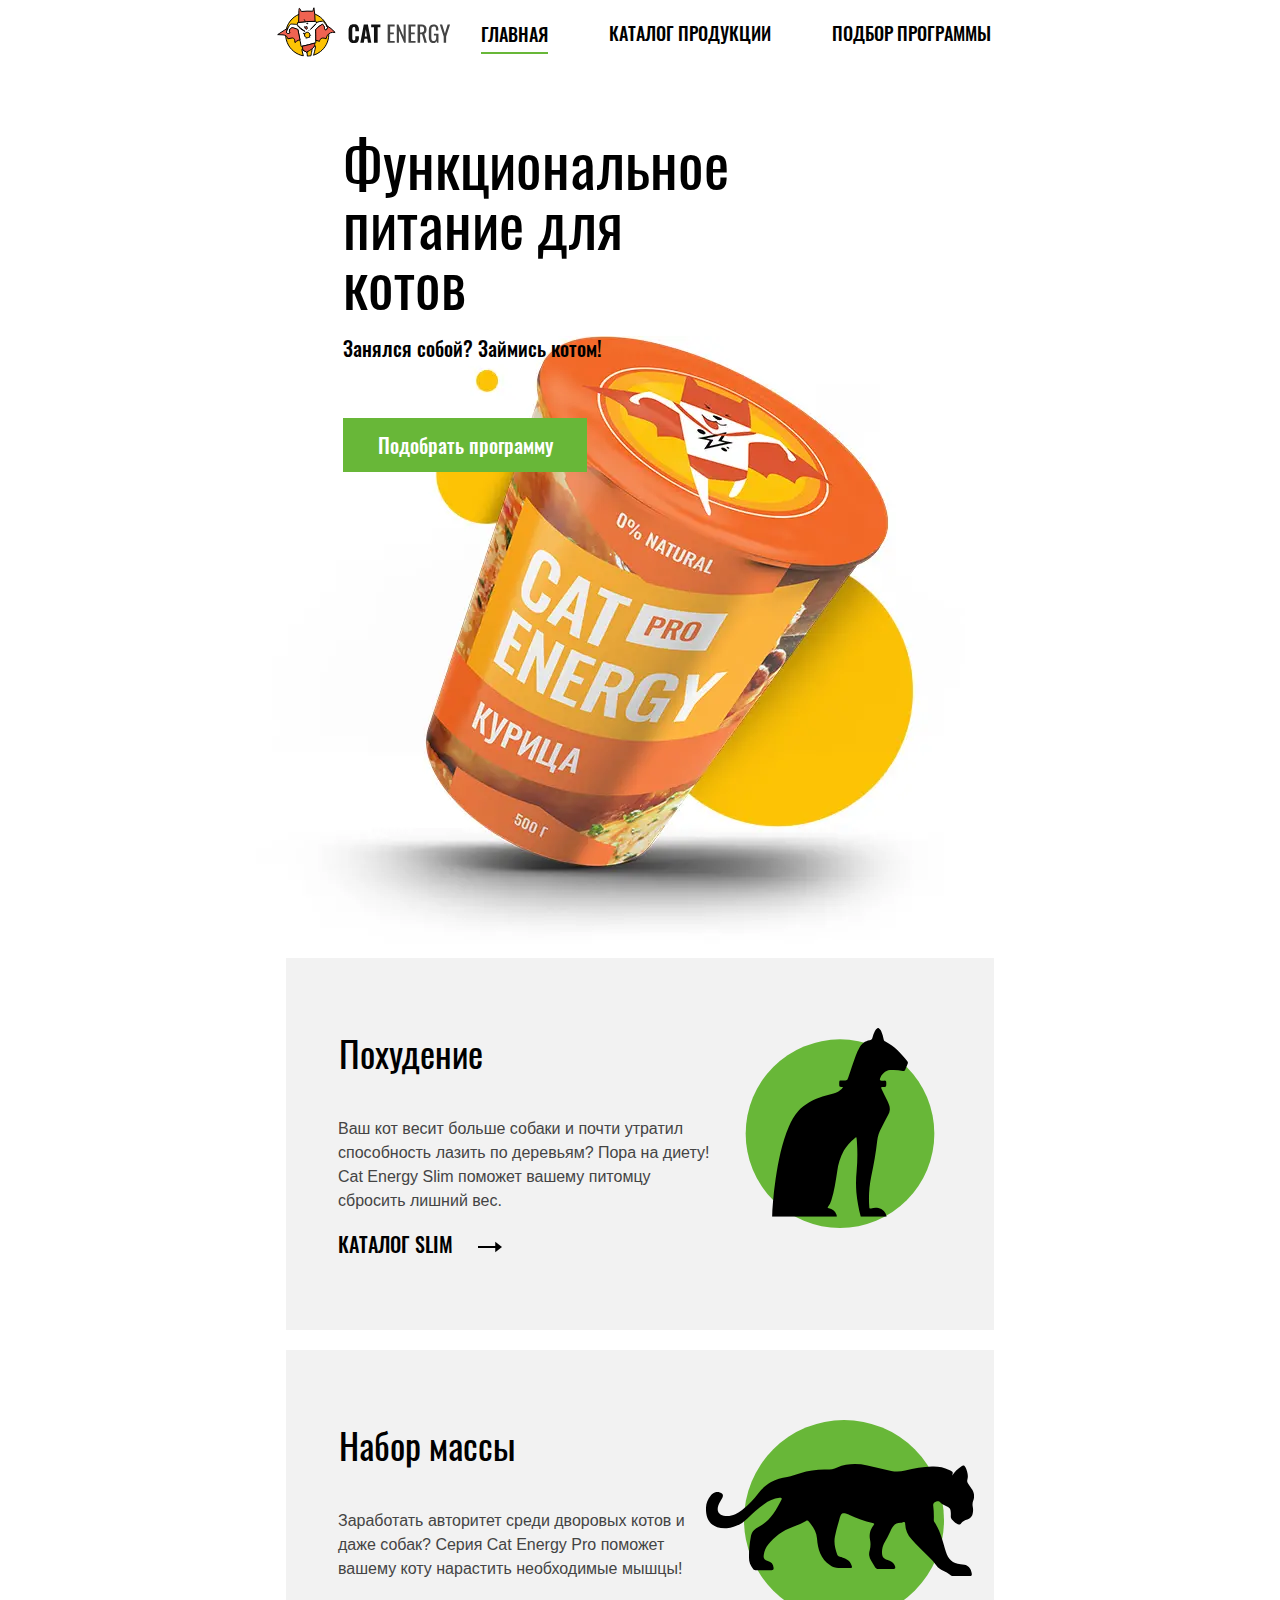
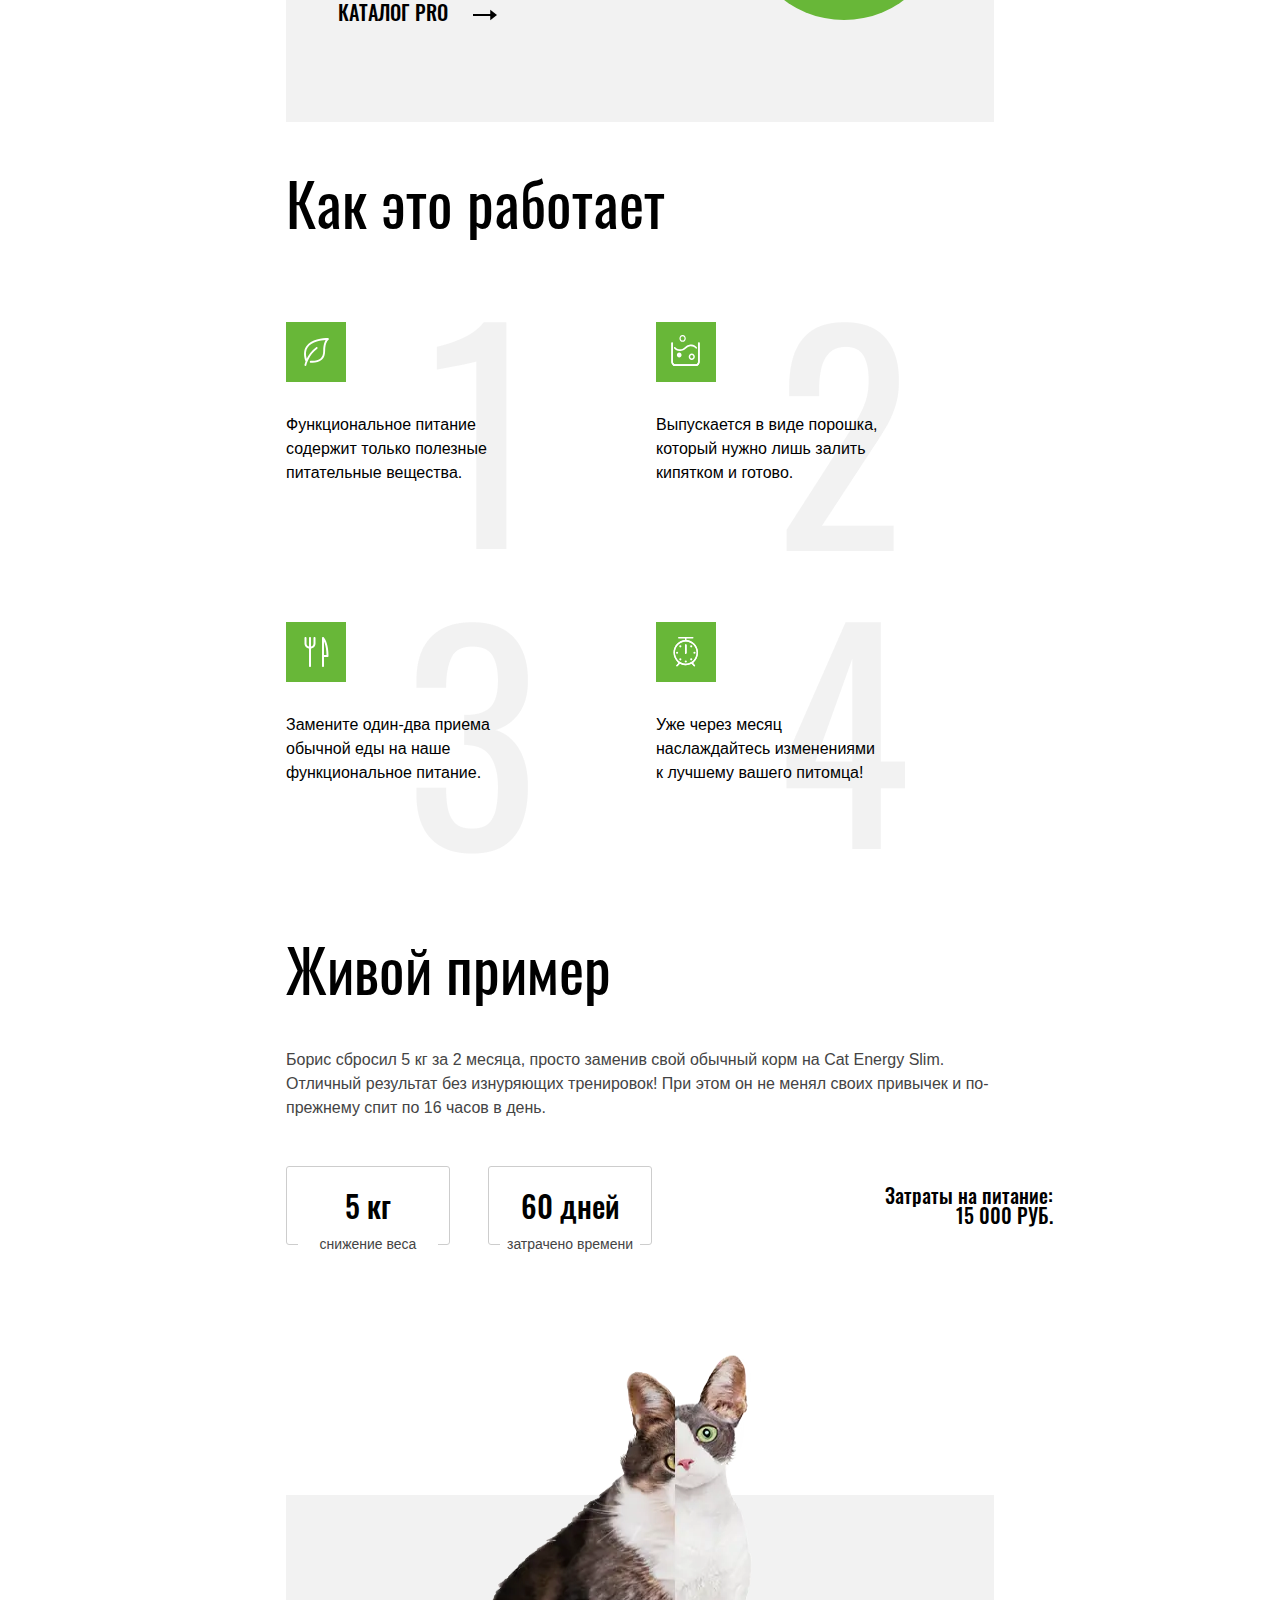
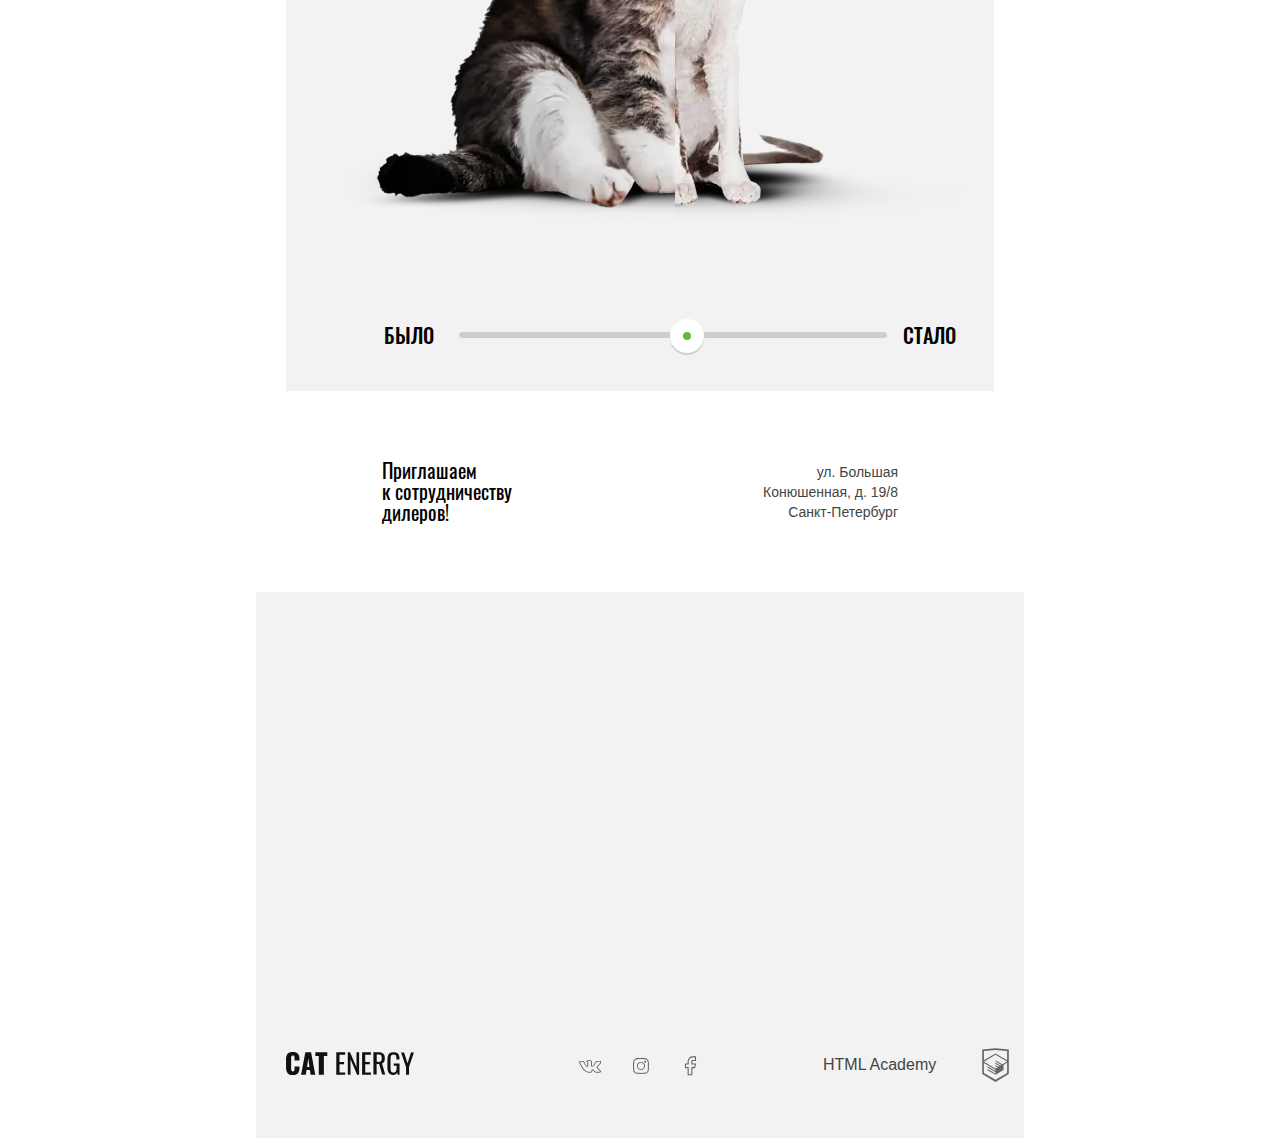
<file: index.html>
<!DOCTYPE html><html class="page" lang="ru"><head><meta charset="utf-8"><meta name="viewport" content="width=device-width,initial-scale=1"><link type="text/css" rel="stylesheet" href="css/style.min.css"><title>CAT ENERGY - Главная</title><link rel="icon" href="img/favicon.ico"></head><body class="page__body"><header class="page-header"><div class="page-header__wrapper page-header__index"><div class="page-header__logo"><a href="#"><picture><source media="(min-width: 1440px)" srcset="img/logotype/logo-desktop.svg"><source media="(min-width: 768px)" srcset="img/logotype/logo-tablet.svg"><img class="page-header__logo1" src="img/logotype/logo-mobile1.svg" alt="Логотип Кот"></picture><img class="page-header__logo2" src="img/logotype/logo-mobile.svg" width="101" height="18" alt="Логотип CAT ENERGY"></a></div><nav class="main-nav main-nav--closed main-nav--nojs"><button class="main-nav__toggle" type="button"><span class="visually-hidden">Открыть меню</span></button><div class="main-nav__wrapper"><ul class="main-nav__list"><li class="main-nav__item main-nav__index"><a class="main-nav__active main-nav__active1" href="#">ГЛАВНАЯ</a></li><li class="main-nav__item main-nav__index"><a href="catalog.html">КАТАЛОГ ПРОДУКЦИИ</a></li><li class="main-nav__item main-nav__index"><a href="form.html">ПОДБОР ПРОГРАММЫ</a></li></ul></div></nav></div></header><main class="page-main"><section class="presentation"><div class="presentation__wrapper"><div class="presentation__desc"><h1 class="presentation_title">Функциональное питание для котов</h1><p class="presentation_text">Занялся собой? Займись котом!</p><a href="form.html" class="presentation_link">Подобрать программу</a></div><picture><source type="image/webp" media="(min-width: 1440px)" srcset="img/index-desktop1.webp, img/index-desktop1@2x.webp 2x"><source type="image/webp" media="(min-width: 768px)" srcset="img/index-tablet1.webp, img/index-tablet1@2x.webp 2x"><source type="image/webp" srcset="img/index-mobile1.webp, img/index-mobile1@2x.webp 2x"><source media="(min-width: 1440px)" srcset="img/index-desktop1.png, img/index-desktop1@2x.png 2x"><source media="(min-width: 768px)" srcset="img/index-tablet1.png, img/index-tablet1@2x.png 2x"><img class="presentation_img" src="img/index-mobile1.png" srcset="img/index-mobile1@2x.png 2x" width="280" height="270" alt="Пример продукции магазина"></picture></div></section><section class="desire"><div class="desire__wrapper"><h3 class="visually-hidden">Как вы хотите чтобы ваш кот виглядел после программы?</h3><div class="desire__content desire__slimming"><div class="desire__header"><img class="desire__img" src="img/cat-thin.svg" width="50" height="50" alt="Кот худой"><h2 class="desire__title">Похудение</h2></div><p class="desire__text">Ваш кот весит больше собаки и почти утратил способность лазить по деревьям? Пора на диету! Cat Energy Slim поможет вашему питомцу сбросить лишний вес.</p><a class="desire__link" href="catalog.html">КАТАЛОГ SLIM <svg class="desire__arrow" width="24" height="12" viewBox="0 0 24 12" fill="none" xmlns="http://www.w3.org/2000/svg"><line y1="6" x2="18" y2="6" stroke="black" stroke-width="2"/><path d="M24 6L17.25 11.1962L17.25 0.803848L24 6Z" fill="black"/></svg></a></div><div class="desire__content desire__weight-gain"><div class="desire__header"><img class="desire__img" src="img/cat-powerful.svg" width="67" height="50" alt="Кот сильный"><h2 class="desire__title">Набор массы</h2></div><p class="desire__text">Заработать авторитет среди дворовых котов и даже собак? Серия Cat Energy Pro поможет вашему коту нарастить необходимые мышцы!</p><a class="desire__link" href="catalog.html">КАТАЛОГ PRO <svg class="desire__arrow" width="24" height="12" viewBox="0 0 24 12" fill="none" xmlns="http://www.w3.org/2000/svg"><line y1="6" x2="18" y2="6" stroke="black" stroke-width="2"/><path d="M24 6L17.25 11.1962L17.25 0.803848L24 6Z" fill="black"/></svg></a></div></div></section><section class="operation"><div class="operation__wrapper"><h2 class="operation__title">Как это работает</h2><ul class="operation__list"><li class="operation__item"><img class="operation__img" src="img/img-1.svg" alt=""><p class="operation__text">Функциональное питание<br>содержит только полезные<br>питательные вещества.</p></li><li class="operation__item"><img class="operation__img" src="img/img-2.svg" alt=""><p class="operation__text">Выпускается в виде порошка,<br>который нужно лишь залить<br>кипятком и готово.</p></li><li class="operation__item"><img class="operation__img" src="img/img-3.svg" alt=""><p class="operation__text">Замените один-два приема<br>обычной еды на наше<br>функциональное питание.</p></li><li class="operation__item"><img class="operation__img" src="img/img-4.svg" alt=""><p class="operation__text">Уже через месяц<br>наслаждайтесь изменениями<br>к лучшему вашего питомца!</p></li></ul></div></section><section class="example"><div class="example__wrapper"><h2 class="example__title">Живой пример</h2><div class="example__information"><p class="example__text">Борис сбросил 5 кг за 2 месяца, просто заменив свой обычный корм на Cat Energy Slim. Отличный результат без изнуряющих тренировок! При этом он не менял своих привычек и по-прежнему спит по 16 часов в день.</p><div class="example__block"><div><p class="example__content">5 кг</p><p class="example__text2">снижение веса</p></div><div><p class="example__content">60 дней</p><p class="example__text2">затрачено времени</p></div></div><div class="example__cost"><span>Затраты на питание:</span> <span>15 000 РУБ.</span></div></div><div class="example__img slider"><picture><source type="image/webp" media="(min-width: 1440px)" srcset="img/image_cat_desktop.webp, img/image_cat_desktop@2x.webp 2x"><source type="image/webp" media="(min-width: 768px)" srcset="img/image_cat_tablet.webp, img/image_cat_tablet@2x.webp 2x"><source type="image/webp" srcset="img/before-mobile.webp, img/before-mobile@2x.webp 2x"><source media="(min-width: 1440px)" srcset="img/image_cat_desktop.png, img/image_cat_desktop@2x.png 2x"><source media="(min-width: 768px)" srcset="img/image_cat_tablet.png, img/image_cat_tablet@2x.png 2x"><img class="slider__before" src="img/before-mobile.png" srcset="img/before-mobile@2x.png 2x" alt="Фото до курса"></picture><div class="slider__bar"><span>БЫЛО</span> <span class="slider__toggle"></span> <span>СТАЛО</span></div></div></div></section></main><footer class="page-footer"><div class="page-footer__wrapper"><div class="page-footer__cooperate cooperate"><h3 class="cooperate__title">Приглашаем<br>к сотрудничеству<br>дилеров!</h3><p class="cooperate__text">ул. Большая<br>Конюшенная, д. 19/8<br>Санкт-Петербург</p></div><div class="page-footer__map map"><iframe class="map-iframe" src="https://www.google.com/maps/embed?pb=!1m18!1m12!1m3!1d1999.4937287999005!2d30.32103171824072!3d59.92394917554703!2m3!1f0!2f0!3f0!3m2!1i1024!2i768!4f13.1!3m3!1m2!1s0x4696310fca145cc1%3A0x42b32648d8238007!2z0JHQvtC70YzRiNCw0Y8g0JrQvtC90Y7RiNC10L3QvdCw0Y8g0YPQuy4sIDE5LzgsINCh0LDQvdC60YIt0J_QtdGC0LXRgNCx0YPRgNCzLCDQoNC-0YHRgdC40Y8sIDE5MTE4Ng!5e0!3m2!1sru!2sua!4v1616713801522!5m2!1sru!2sua" style="border: 0;" allowfullscreen="" loading="lazy"></iframe></div><div class="page-footer-tablet"><div class="page-footer__logo"><a class="page-footer__logo-link" href="#"><img src="img/logotype/logo-mobile.svg" width="128" height="24" alt="Логотип CAT ENERGY"></a></div><div class="page-footer__social social"><h3 class="social__title visually-hidden">Давайте дружить!</h3><ul class="social__list"><li class="social__item"><span class="visually-hidden">Мы в Контакте</span> <a class="social__link social__link--vkontakte" href="#"><svg class="social-icon" width="23" height="16" viewBox="0 0 23 16" fill="none" xmlns="http://www.w3.org/2000/svg"><path d="M0.0700912 3.99266C0.0700912 3.37082 0.493211 3.03552 1.33945 2.98675L4.60039 3.00503C4.81925 3.00503 4.96515 3.09648 5.03811 3.27938C5.37368 4.19385 5.74938 4.98334 6.16521 5.64785C6.58103 6.31237 7.12453 7.07747 7.79568 7.94317C7.85404 8.05291 7.94888 8.10778 8.08019 8.10778C8.18233 8.10778 8.26257 8.0651 8.32093 7.97975L8.38659 7.77857L8.40848 4.6145C8.40848 4.39503 8.34647 4.24871 8.22245 4.17556C8.09843 4.1024 7.86863 4.04753 7.53305 4.01095C7.27043 3.97437 7.13912 3.84025 7.13912 3.60859C7.13912 3.55981 7.14641 3.52323 7.161 3.49885C7.4674 2.70631 8.34282 2.31004 9.78726 2.31004L11.0129 2.29175C11.5673 2.29175 12.0269 2.40758 12.3916 2.63925C12.7564 2.87091 12.9388 3.2367 12.9388 3.73661V7.88831C13.0409 7.94927 13.1357 7.97975 13.2233 7.97975C13.4421 7.97975 13.6318 7.87002 13.7923 7.65054C15.3973 5.77283 16.2654 4.51696 16.3967 3.88293C16.3967 3.87073 16.4113 3.84025 16.4405 3.79148C16.5426 3.60859 16.7104 3.45008 16.9438 3.31595C17.1773 3.18183 17.3815 3.09039 17.5566 3.04161C17.615 3.01723 17.6806 3.00503 17.7536 3.00503H21.1459L21.3647 3.02332C21.6565 3.02332 21.8827 3.13916 22.0432 3.37082C22.1015 3.44398 22.1416 3.52323 22.1635 3.60859C22.1854 3.69394 22.2 3.77929 22.2073 3.86464C22.2146 3.94999 22.2182 3.99876 22.2182 4.01095V4.13898C22.1161 4.63889 21.8571 5.17233 21.4413 5.7393C21.0255 6.30627 20.4966 6.91897 19.8546 7.57739C19.2126 8.2358 18.8114 8.66865 18.6509 8.87593C18.5196 9.02225 18.4539 9.15637 18.4539 9.2783C18.4539 9.37584 18.5123 9.48558 18.629 9.60751L21.8243 12.9728C21.9994 13.1678 22.0869 13.3812 22.0869 13.6129C22.0869 13.8933 21.9556 14.125 21.693 14.3079C21.4304 14.4908 21.1167 14.5944 20.7519 14.6188L20.3799 14.6371H17.0533C17.0387 14.6371 17.0095 14.6401 16.9657 14.6462C16.9219 14.6523 16.8928 14.6554 16.8782 14.6554C16.5572 14.6554 16.2581 14.5396 15.9809 14.3079C15.8787 14.2103 15.193 13.491 13.9236 12.1497C13.8507 12.0644 13.7485 11.9851 13.6172 11.912C13.5589 12.1071 13.4823 12.3875 13.3874 12.7533C13.2926 13.1191 13.2233 13.3812 13.1795 13.5397L13.1139 13.8507C12.968 14.2774 12.6616 14.5335 12.1947 14.6188L11.8883 14.6371H9.74349C8.53249 14.6371 7.32514 14.1738 6.12144 13.2471C4.91773 12.3204 3.8344 11.1225 2.87144 9.65323C1.90848 8.18398 1.01117 6.47392 0.179519 4.52306C0.106567 4.36455 0.0700912 4.18775 0.0700912 3.99266ZM13.2233 8.72962C12.9169 8.72962 12.6397 8.65951 12.3916 8.51929C12.1436 8.37907 12.0196 8.18703 12.0196 7.94317V3.73661C12.0196 3.49275 11.9466 3.319 11.8007 3.21536C11.6548 3.11172 11.3995 3.0599 11.0347 3.0599L9.78726 3.09648C9.15988 3.09648 8.68569 3.18793 8.3647 3.37082C9.00668 3.62687 9.32767 4.04143 9.32767 4.6145V7.83344C9.29849 8.13826 9.15258 8.39126 8.88996 8.59245C8.62733 8.79363 8.33552 8.89422 8.01454 8.89422C7.57683 8.89422 7.24125 8.71742 7.0078 8.36383C5.86975 6.92506 5.02351 5.55945 4.46908 4.267L4.27211 3.79148L1.36134 3.77319C1.17166 3.77319 1.06588 3.78233 1.044 3.80062C1.02211 3.81891 1.01117 3.87073 1.01117 3.95608C1.01117 4.06582 1.02576 4.18165 1.05494 4.30358L1.51454 5.32779C2.74013 7.97366 4.07149 10.0586 5.50864 11.5828C6.94579 13.1069 8.35741 13.8689 9.74349 13.8689H11.932C12.0196 13.8689 12.0852 13.8476 12.129 13.8049C12.1728 13.7623 12.2093 13.6799 12.2384 13.558L12.2822 13.3751L12.698 11.7657C12.8148 11.5462 12.9169 11.3999 13.0044 11.3267C13.1649 11.1926 13.3546 11.1255 13.5735 11.1255C13.9236 11.1255 14.2811 11.3023 14.6458 11.6559L16.5061 13.6312C16.6228 13.7897 16.7469 13.8689 16.8782 13.8689H20.4893C20.927 13.8689 21.1459 13.7775 21.1459 13.5946C21.1459 13.5336 21.124 13.4727 21.0802 13.4117L17.9068 10.1013C17.6588 9.84527 17.5347 9.57093 17.5347 9.2783C17.5347 8.98567 17.6515 8.70523 17.8849 8.43699C18.0746 8.19313 18.443 7.78771 18.9901 7.22074C19.5373 6.65377 20.0151 6.12338 20.4236 5.62956C20.8322 5.13575 21.1021 4.68766 21.2334 4.28529L21.299 4.04753C21.2845 4.02314 21.2772 3.98352 21.2772 3.92865C21.2772 3.87378 21.2699 3.82806 21.2553 3.79148H17.8193C17.6004 3.86464 17.4253 3.97437 17.294 4.12069L17.1627 4.46819C16.7979 5.3095 15.8423 6.60805 14.2957 8.36383C13.9893 8.60769 13.6318 8.72962 13.2233 8.72962Z" fill="#666666"/></svg></a></li><li class="social__item"><span class="visually-hidden">Мы в Инстаграме</span> <a class="social__link social__link--instagram" href="#" target="_top"><svg class="social-icon" width="16" height="16" viewBox="0 0 16 16" fill="none" xmlns="http://www.w3.org/2000/svg"><path d="M7.98438 0.0625C9.31771 0.0625 10.4062 0.078125 11.25 0.109375C11.9688 0.140625 12.6094 0.265625 13.1719 0.484375C13.7135 0.692708 14.1823 0.994792 14.5781 1.39062C14.974 1.78646 15.276 2.25521 15.4844 2.79687C15.7031 3.35937 15.8281 4 15.8594 4.71875C15.8906 5.5625 15.9062 6.65104 15.9062 7.98437C15.9062 9.31771 15.8906 10.4062 15.8594 11.25C15.8281 11.9687 15.7031 12.6094 15.4844 13.1719C15.276 13.7135 14.974 14.1823 14.5781 14.5781C14.1823 14.974 13.7135 15.276 13.1719 15.4844C12.6094 15.7031 11.9688 15.8281 11.25 15.8594C10.4062 15.8906 9.31771 15.9062 7.98438 15.9062C6.65104 15.9062 5.5625 15.8906 4.71875 15.8594C4 15.8281 3.35938 15.7031 2.79688 15.4844C2.25521 15.276 1.78646 14.974 1.39062 14.5781C0.994792 14.1823 0.692708 13.7135 0.484375 13.1719C0.265625 12.6094 0.140625 11.9687 0.109375 11.25C0.078125 10.4062 0.0625 9.31771 0.0625 7.98437C0.0625 6.65104 0.078125 5.5625 0.109375 4.71875C0.140625 4 0.265625 3.35937 0.484375 2.79687C0.692708 2.25521 0.994792 1.78646 1.39062 1.39062C1.78646 0.994792 2.25521 0.692708 2.79688 0.484375C3.35938 0.265625 4 0.140625 4.71875 0.109375C5.5625 0.078125 6.65104 0.0625 7.98438 0.0625ZM7.98438 1.09375C6.59896 1.09375 5.46875 1.10937 4.59375 1.14062C4.03125 1.16146 3.51042 1.26042 3.03125 1.4375C2.28125 1.75 1.75 2.28125 1.4375 3.03125C1.26042 3.51042 1.16146 4.03125 1.14062 4.59375C1.10938 5.46875 1.09375 6.59896 1.09375 7.98437C1.09375 9.36979 1.10938 10.5 1.14062 11.375C1.16146 11.9375 1.26042 12.4583 1.4375 12.9375C1.75 13.6875 2.28125 14.2187 3.03125 14.5312C3.51042 14.7083 4.03125 14.8073 4.59375 14.8281C5.46875 14.8594 6.59896 14.875 7.98438 14.875C9.36979 14.875 10.5 14.8594 11.375 14.8281C11.9375 14.8073 12.4583 14.7083 12.9375 14.5312C13.6875 14.2187 14.2188 13.6875 14.5312 12.9375C14.7083 12.4583 14.8073 11.9375 14.8281 11.375C14.8594 10.5 14.875 9.36979 14.875 7.98437C14.875 6.59896 14.8594 5.46875 14.8281 4.59375C14.8073 4.03125 14.7083 3.51042 14.5312 3.03125C14.2188 2.28125 13.6875 1.75 12.9375 1.4375C12.4583 1.26042 11.9375 1.16146 11.375 1.14062C10.5 1.10937 9.36979 1.09375 7.98438 1.09375ZM7.98438 11.1562C8.85938 11.1562 9.60677 10.8464 10.2266 10.2266C10.8464 9.60677 11.1562 8.85937 11.1562 7.98437C11.1562 7.10937 10.8464 6.36198 10.2266 5.74219C9.60677 5.1224 8.85938 4.8125 7.98438 4.8125C7.10938 4.8125 6.36198 5.1224 5.74219 5.74219C5.1224 6.36198 4.8125 7.10937 4.8125 7.98437C4.8125 8.85937 5.1224 9.60677 5.74219 10.2266C6.36198 10.8464 7.10938 11.1562 7.98438 11.1562ZM7.98438 3.92187C9.10938 3.92187 10.0677 4.31771 10.8594 5.10937C11.651 5.90104 12.0469 6.85937 12.0469 7.98437C12.0469 9.10937 11.651 10.0677 10.8594 10.8594C10.0677 11.651 9.10938 12.0469 7.98438 12.0469C6.85938 12.0469 5.90104 11.651 5.10938 10.8594C4.31771 10.0677 3.92188 9.10937 3.92188 7.98437C3.92188 6.85937 4.31771 5.90104 5.10938 5.10937C5.90104 4.31771 6.85938 3.92187 7.98438 3.92187ZM13.1719 3.76562C13.1719 4.02604 13.0781 4.2474 12.8906 4.42969C12.7031 4.61198 12.474 4.70312 12.2031 4.70312C11.9427 4.70312 11.7214 4.61198 11.5391 4.42969C11.3568 4.2474 11.2656 4.02604 11.2656 3.76562C11.2656 3.49479 11.3568 3.26562 11.5391 3.07812C11.7214 2.89062 11.9427 2.79687 12.2031 2.79687C12.4635 2.79687 12.6901 2.89323 12.8828 3.08594C13.0755 3.27865 13.1719 3.50521 13.1719 3.76562Z" fill="#666666"/></svg></a></li><li class="social__item"><span class="visually-hidden">Мы в Фейсбуке</span> <a class="social__link social__link--facebook" href="#"><svg class="social-icon" width="22" height="22" viewBox="0 0 22 22" fill="none" xmlns="http://www.w3.org/2000/svg"><path d="M16.5 1.83325H13.75C12.5344 1.83325 11.3686 2.30674 10.5091 3.14957C9.64956 3.99239 9.16667 5.1355 9.16667 6.32743V9.02394H6.41667V12.6193H9.16667V19.81H12.8333V12.6193H15.5833L16.5 9.02394H12.8333V6.32743C12.8333 6.08905 12.9299 5.86042 13.1018 5.69186C13.2737 5.52329 13.5069 5.4286 13.75 5.4286H16.5V1.83325Z" stroke="#666666" stroke-width="1.1" stroke-linecap="round" stroke-linejoin="round"/></svg></a></li></ul></div><div class="page-footer__copyright copyright"><a class="copyright__link" href="https://htmlacademy.ru/intensive/adaptive"><span class="copyright__text">HTML Academy</span> <svg class="copyright__icon" width="27" height="34" xmlns="http://www.w3.org/2000/svg" viewBox="10 10 40 40"><path fill="#666666" d="M30.2 5h-.2l-19.7 2.1v36.2l19.7 11.7 19.7-11.7v-36.2l-19.5-2.1zm17 36.8l-17.2 10.2-17.2-10.2v-14.8l17.1 10.2v1.8l-11.7-7v1.8l11.8 7.1v1.9l-11.8-7v1.8l11.8 7 11.9-7.1v-7.6l5.3-3.2v15.1zm-.1-17l-4.7 2.8-2.2 1.3-10.3-6.1v1.8l8.8 5.3h-.1l-.2.1-1.3.7-7.3-4.3v1.8l5.8 3.4-1.4.9-4.3-2.6v1.8l2.9 1.7-2.9 1.7-17-10.1 17-10.2 17.2 10zm.1-1.8l-17.3-10.2-17.1 10.2v-13.6l17.2-1.8 17.2 1.8v13.6z"/></svg></a></div></div></div></footer><script src="js/script.min.js"></script></body></html>
</file>
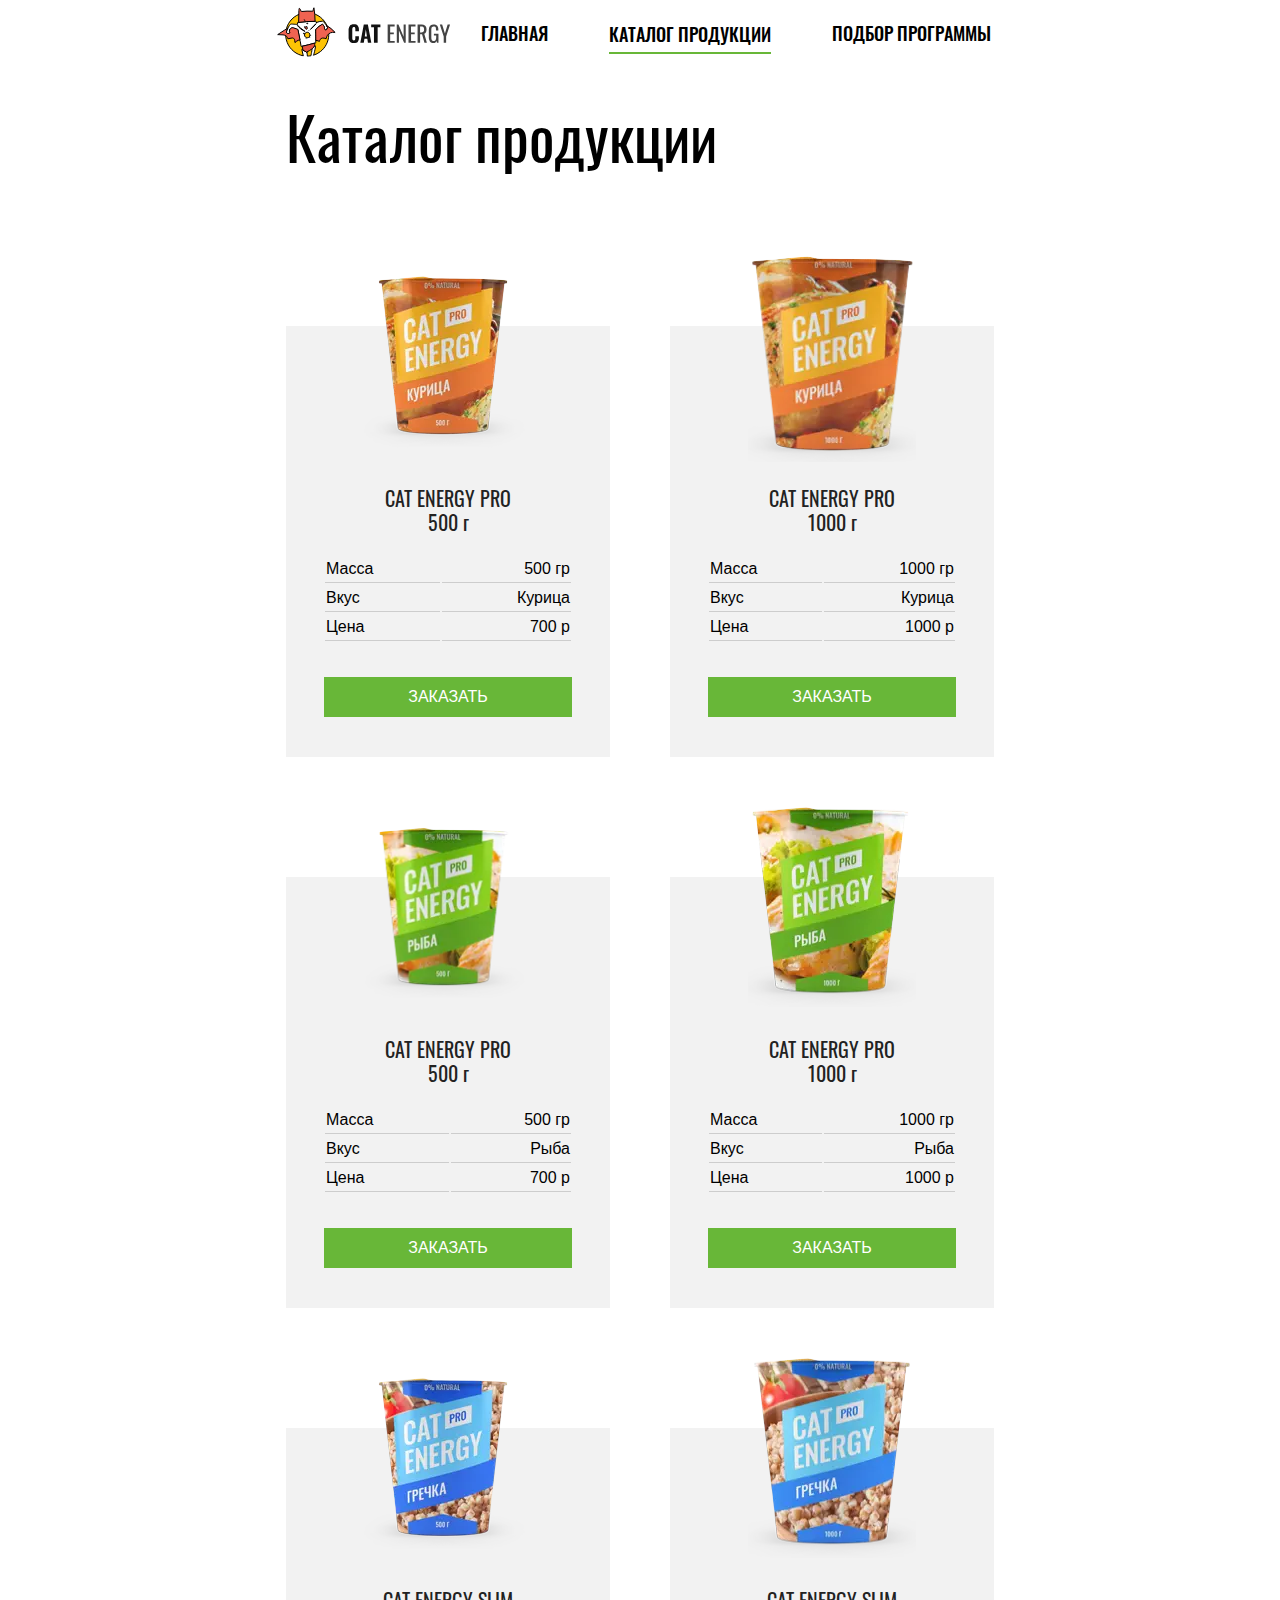
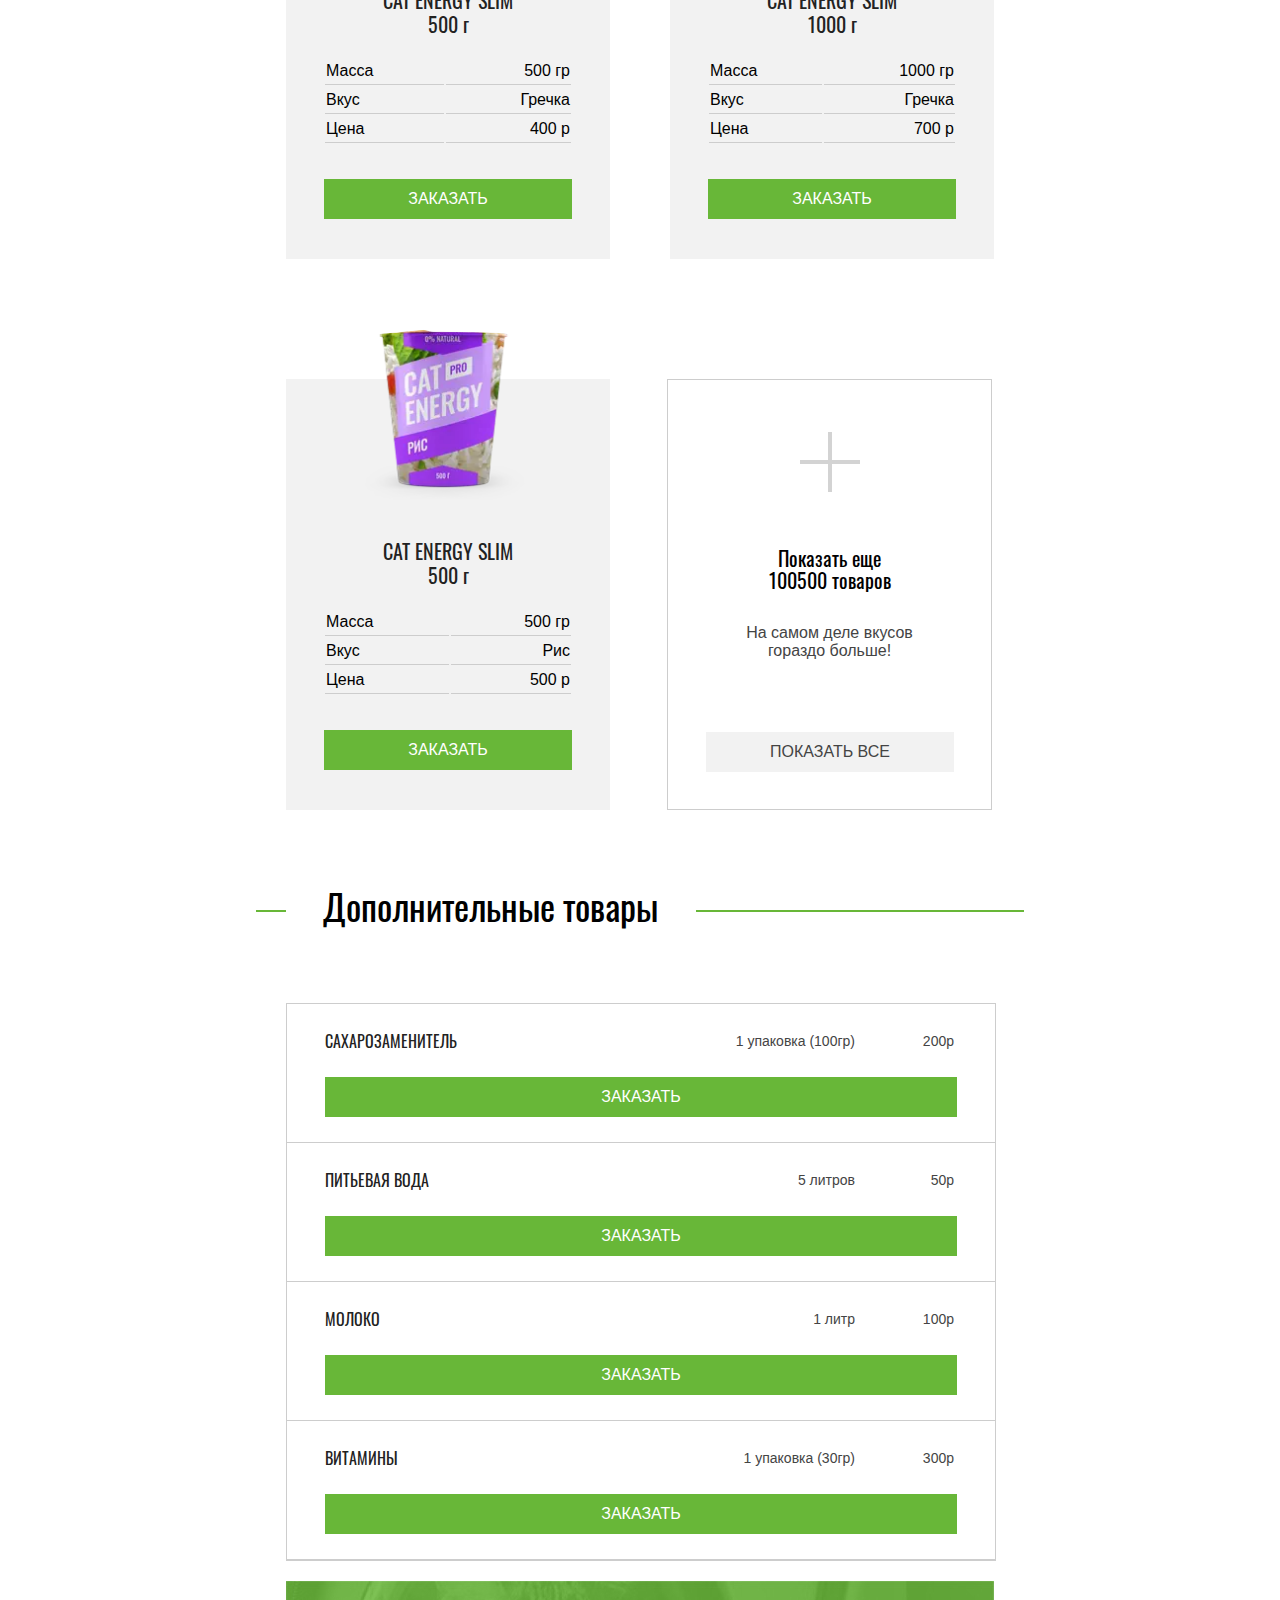
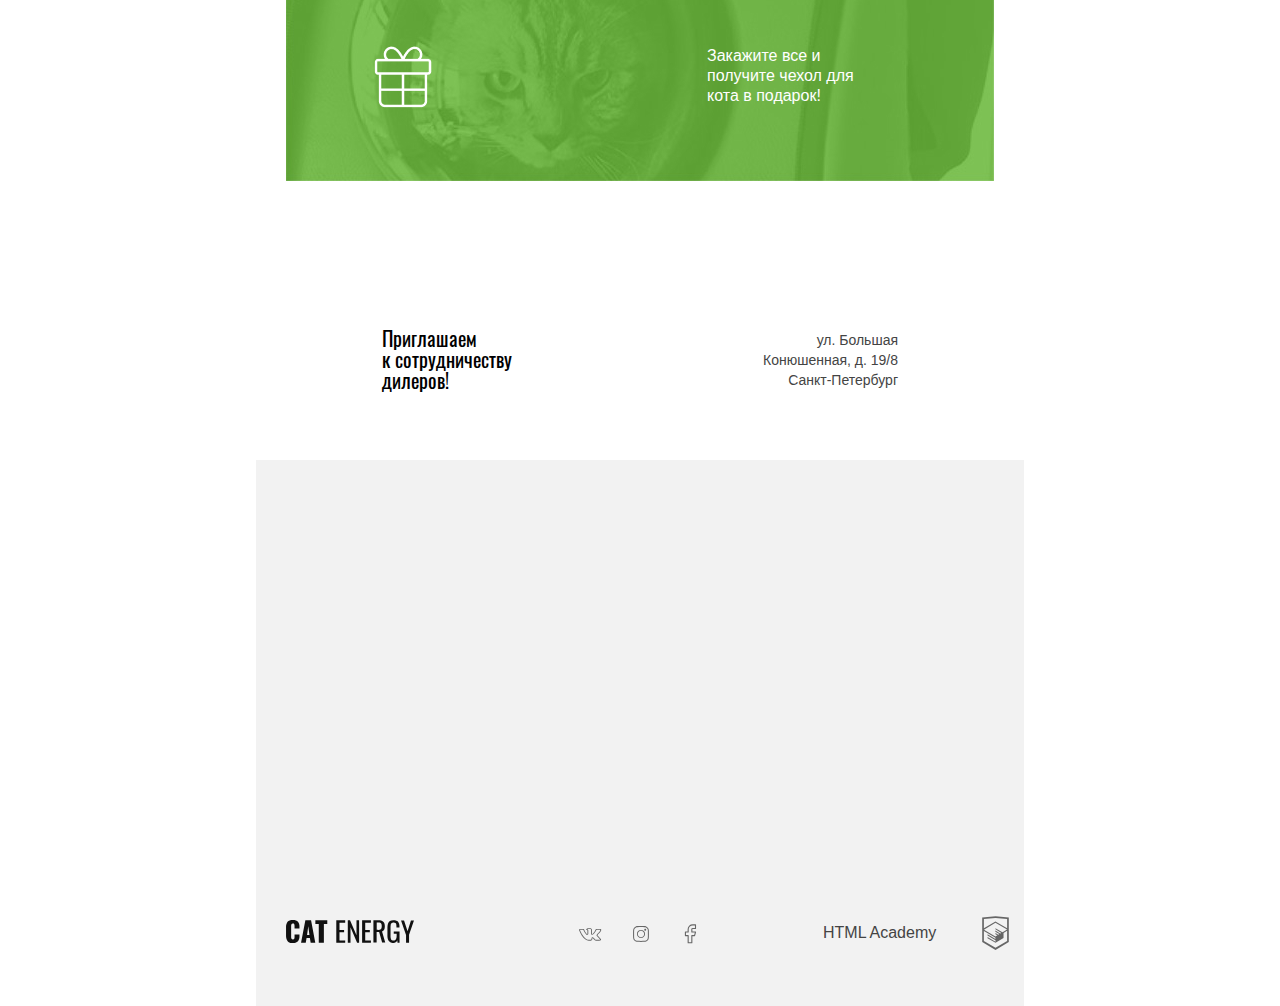
<file: catalog.html>
<!DOCTYPE html><html class="page" lang="ru"><head><meta charset="utf-8"><meta name="viewport" content="width=device-width,initial-scale=1"><link type="text/css" rel="stylesheet" href="css/style.min.css"><link rel="icon" href="img/favicon.ico"><title>CAT ENERGY - Каталог</title></head><body class="page__body"><header class="page-header"><div class="page-header__wrapper"><div class="page-header__logo"><a href="index.html"><picture><source media="(min-width: 1440px)" srcset="img/logotype/logo-desktop.svg"><source media="(min-width: 768px)" srcset="img/logotype/logo-tablet.svg"><img class="page-header__logo1" src="img/logotype/logo-mobile1.svg" alt="Логотип Кот"></picture><img class="page-header__logo2" src="img/logotype/logo-mobile.svg" width="101" height="18" alt="Логотип CAT ENERGY"></a></div><nav class="main-nav main-nav--closed main-nav--nojs"><button class="main-nav__toggle" type="button"><span class="visually-hidden">Открыть меню</span></button><div class="main-nav__wrapper"><ul class="main-nav__list"><li class="main-nav__item"><a href="index.html">ГЛАВНАЯ</a></li><li class="main-nav__item"><a class="main-nav__active" href="catalog.html">КАТАЛОГ ПРОДУКЦИИ</a></li><li class="main-nav__item"><a href="form.html">ПОДБОР ПРОГРАММЫ</a></li></ul></div></nav></div></header><main class="page-main"><section class="catalog"><h1 class="catalog__title">Каталог продукции</h1><div class="catalog__wrapper"><div class="catalog__card card"><div class="card__mobile"><div class="card__picture1"><picture><source type="image/webp" media="(min-width: 768px)" srcset="img/catalog/chicken-tablet500.webp, img/catalog/chicken-tablet500@2x.webp 2x"><source type="image/webp" srcset="img/catalog/chicken-mobile500.webp, img/catalog/chicken-mobile500@2x.webp 2x"><source media="(min-width: 768px)" srcset="img/catalog/chicken-tablet500.png, img/catalog/chicken-tablet500@2x.png 2x"><img class="card__img" src="img/catalog/chicken-mobile500.png" srcset="img/catalog/chicken-mobile500@2x.png 2x" width="68" height="86" alt="Продукция со вкусом курицы 500гр"></picture></div><div class="card__text"><h2 class="card__title">CAT ENERGY PRO 500 г</h2><table class="card__table"><tr class="card__line"><td class="card__cell">Масса</td><td class="card__cell card__cell2">500 гр</td></tr><tr class="card__line"><td class="card__cell">Вкус</td><td class="card__cell card__cell2">Курица</td></tr><tr class="card__line"><td class="card__cell">Цена</td><td class="card__cell card__cell2">700 р</td></tr></table></div></div><button class="card__button">ЗАКАЗАТЬ</button></div><div class="catalog__card card"><div class="card__mobile"><div class="card__picture2"><picture><source type="image/webp" media="(min-width: 768px)" srcset="img/catalog/chicken-tablet1000.webp, img/catalog/chicken-tablet1000@2x.webp 2x"><source type="image/webp" srcset="img/catalog/chicken-mobile1000.webp, img/catalog/chicken-mobile1000@2x.webp 2x"><source media="(min-width: 768px)" srcset="img/catalog/chicken-tablet1000.png, img/catalog/chicken-tablet1000@2x.png 2x"><img class="card__img" src="img/catalog/chicken-mobile1000.png" srcset="img/catalog/chicken-mobile1000@2x.png 2x" width="84" height="100" alt="Продукция со вкусом курицы 1000гр"></picture></div><div class="card__text"><h2 class="card__title">CAT ENERGY PRO 1000 г</h2><table class="card__table"><tr class="card__line"><td class="card__cell">Масса</td><td class="card__cell card__cell2">1000 гр</td></tr><tr class="card__line"><td class="card__cell">Вкус</td><td class="card__cell card__cell2">Курица</td></tr><tr class="card__line"><td class="card__cell">Цена</td><td class="card__cell card__cell2">1000 р</td></tr></table></div></div><button class="card__button">ЗАКАЗАТЬ</button></div><div class="catalog__card card"><div class="card__mobile"><div class="card__picture1"><picture><source type="image/webp" media="(min-width: 768px)" srcset="img/catalog/fish-tablet500.webp, img/catalog/fish-tablet500@2x.webp 2x"><source type="image/webp" srcset="img/catalog/fish-mobile500.webp, img/catalog/fish-mobile500@2x.webp 2x"><source media="(min-width: 768px)" srcset="img/catalog/fish-tablet500.png, img/catalog/fish-tablet500@2x.png 2x"><img class="card__img" src="img/catalog/fish-mobile500.png" srcset="img/catalog/fish-mobile500@2x.png 2x" width="68" height="78" alt="Продукция со вкусом рыбы 500гр"></picture></div><div class="card__text"><h2 class="card__title">CAT ENERGY PRO 500 г</h2><table class="card__table"><tr class="card__line"><td class="card__cell">Масса</td><td class="card__cell card__cell2">500 гр</td></tr><tr class="card__line"><td class="card__cell">Вкус</td><td class="card__cell card__cell2">Рыба</td></tr><tr class="card__line"><td class="card__cell">Цена</td><td class="card__cell card__cell2">700 р</td></tr></table></div></div><button class="card__button">ЗАКАЗАТЬ</button></div><div class="catalog__card card"><div class="card__mobile"><div class="card__picture2"><picture><source type="image/webp" media="(min-width: 768px)" srcset="img/catalog/fish-tablet1000.webp, img/catalog/fish-tablet1000@2x.webp 2x"><source type="image/webp" srcset="img/catalog/fish-mobile1000.webp, img/catalog/fish-mobile1000@2x.webp 2x"><source media="(min-width: 768px)" srcset="img/catalog/fish-tablet1000.png, img/catalog/fish-tablet1000@2x.png 2x"><img class="card__img" src="img/catalog/fish-mobile1000.png" srcset="img/catalog/fish-mobile1000@2x.png 2x" width="84" height="100" alt="Продукция со вкусом рыбы 1000гр"></picture></div><div class="card__text"><h2 class="card__title">CAT ENERGY PRO 1000 г</h2><table class="card__table"><tr class="card__line"><td class="card__cell">Масса</td><td class="card__cell card__cell2">1000 гр</td></tr><tr class="card__line"><td class="card__cell">Вкус</td><td class="card__cell card__cell2">Рыба</td></tr><tr class="card__line"><td class="card__cell">Цена</td><td class="card__cell card__cell2">1000 р</td></tr></table></div></div><button class="card__button">ЗАКАЗАТЬ</button></div><div class="catalog__card card"><div class="card__mobile"><div class="card__picture1"><picture><source type="image/webp" media="(min-width: 768px)" srcset="img/catalog/buckwheat-tablet500.webp, img/catalog/buckwheat-tablet500@2x.webp 2x"><source type="image/webp" srcset="img/catalog/buckwheat-mobile500.webp, img/catalog/buckwheat-mobile500@2x.webp 2x"><source media="(min-width: 768px)" srcset="img/catalog/buckwheat-tablet500.png, img/catalog/buckwheat-tablet500@2x.png 2x"><img class="card__img" src="img/catalog/buckwheat-mobile500.png" srcset="img/catalog/buckwheat-mobile500@2x.png 2x" width="68" height="86" alt="Продукция со вкусом гречки 500гр"></picture></div><div class="card__text"><h2 class="card__title">CAT ENERGY SLIM 500 г</h2><table class="card__table"><tr class="card__line"><td class="card__cell">Масса</td><td class="card__cell card__cell2">500 гр</td></tr><tr class="card__line"><td class="card__cell">Вкус</td><td class="card__cell card__cell2">Гречка</td></tr><tr class="card__line"><td class="card__cell">Цена</td><td class="card__cell card__cell2">400 р</td></tr></table></div></div><button class="card__button">ЗАКАЗАТЬ</button></div><div class="catalog__card card"><div class="card__mobile"><div class="card__picture2"><picture><source type="image/webp" media="(min-width: 768px)" srcset="img/catalog/buckwheat-tablet1000.webp, img/catalog/buckwheat-tablet1000@2x.webp 2x"><source type="image/webp" srcset="img/catalog/buckwheat-mobile1000.webp, img/catalog/buckwheat-mobile1000@2x.webp 2x"><source media="(min-width: 768px)" srcset="img/catalog/buckwheat-tablet1000.png, img/catalog/buckwheat-tablet1000@2x.png 2x"><img class="card__img" src="img/catalog/buckwheat-mobile1000.png" srcset="img/catalog/buckwheat-mobile1000@2x.png 2x" width="84" height="100" alt="Продукция со вкусом гречки 1000гр"></picture></div><div class="card__text"><h2 class="card__title">CAT ENERGY SLIM 1000 г</h2><table class="card__table"><tr class="card__line"><td class="card__cell">Масса</td><td class="card__cell card__cell2">1000 гр</td></tr><tr class="card__line"><td class="card__cell">Вкус</td><td class="card__cell card__cell2">Гречка</td></tr><tr class="card__line"><td class="card__cell">Цена</td><td class="card__cell card__cell2">700 р</td></tr></table></div></div><button class="card__button">ЗАКАЗАТЬ</button></div><div class="catalog__card card"><div class="card__mobile"><div class="card__picture1"><picture><source type="image/webp" media="(min-width: 768px)" srcset="img/catalog/rice-tablet500.webp, img/catalog/rice-tablet500@2x.webp 2x"><source type="image/webp" srcset="img/catalog/rice-mobile500.webp, img/catalog/rice-mobile500@2x.webp 2x"><source media="(min-width: 768px)" srcset="img/catalog/rice-tablet500.png, img/catalog/rice-tablet500@2x.png 2x"><img class="card__img" src="img/catalog/rice-mobile500.png" srcset="img/catalog/rice-mobile500@2x.png 2x" width="68" height="86" alt="Продукция со вкусом риса 500гр"></picture></div><div class="card__text"><h2 class="card__title">CAT ENERGY SLIM 500 г</h2><table class="card__table"><tr class="card__line"><td class="card__cell">Масса</td><td class="card__cell card__cell2">500 гр</td></tr><tr class="card__line"><td class="card__cell">Вкус</td><td class="card__cell card__cell2">Рис</td></tr><tr class="card__line"><td class="card__cell">Цена</td><td class="card__cell card__cell2">500 р</td></tr></table></div></div><button class="card__button">ЗАКАЗАТЬ</button></div><div class="catalog__more more"><svg class="more__plus" width="30" height="30" viewBox="0 0 30 30" fill="none"><line x1="15" x2="15" y2="30" stroke="#D3D3D3" stroke-width="2"/><line x1="30" y1="15" y2="15" stroke="#D3D3D3" stroke-width="2"/></svg><h3 class="more__title">Показать еще 100500 товаров</h3><p class="more__text">На самом деле вкусов гораздо больше!</p><button class="more__button">ПОКАЗАТЬ ВСЕ</button></div></div></section><section class="additional"><h2 class="additional__title">Дополнительные товары</h2><span class="additional__line"></span><div class="additional__block"><div class="additional__desktop"><div class="additional__card"><div class="additional__text"><h3 class="additional__subtitle">САХАРОЗАМЕНИТЕЛЬ</h3><table class="additional__table"><tr class="additional__string"><td class="additional__cell1">1 упаковка (100гр)</td><td class="additional__cell2">200р</td></tr></table></div><button class="additional__button">ЗАКАЗАТЬ</button></div><div class="additional__card"><div class="additional__text"><h3 class="additional__subtitle">ПИТЬЕВАЯ ВОДА</h3><table class="additional__table"><tr class="additional__string"><td class="additional__cell1">5 литров</td><td class="additional__cell2">50р</td></tr></table></div><button class="additional__button">ЗАКАЗАТЬ</button></div><div class="additional__card"><div class="additional__text"><h3 class="additional__subtitle">МОЛОКО</h3><table class="additional__table"><tr class="additional__string"><td class="additional__cell1">1 литр</td><td class="additional__cell2">100р</td></tr></table></div><button class="additional__button">ЗАКАЗАТЬ</button></div><div class="additional__card"><div class="additional__text"><h3 class="additional__subtitle">ВИТАМИНЫ</h3><table class="additional__table"><tr class="additional__string"><td class="additional__cell1">1 упаковка (30гр)</td><td class="additional__cell2">300р</td></tr></table></div><button class="additional__button">ЗАКАЗАТЬ</button></div></div><div class="present"><div class="present-img"><img src="img/icon_gift.png" alt=""></div><p class="present-text">Закажите все и получите чехол для кота в подарок!</p></div></div></section></main><footer class="page-footer"><div class="page-footer__wrapper"><div class="page-footer__cooperate cooperate"><h3 class="cooperate__title">Приглашаем<br>к сотрудничеству<br>дилеров!</h3><p class="cooperate__text">ул. Большая<br>Конюшенная, д. 19/8<br>Санкт-Петербург</p></div><div class="page-footer__map map"><iframe class="map-iframe" src="https://www.google.com/maps/embed?pb=!1m18!1m12!1m3!1d1999.4937287999005!2d30.32103171824072!3d59.92394917554703!2m3!1f0!2f0!3f0!3m2!1i1024!2i768!4f13.1!3m3!1m2!1s0x4696310fca145cc1%3A0x42b32648d8238007!2z0JHQvtC70YzRiNCw0Y8g0JrQvtC90Y7RiNC10L3QvdCw0Y8g0YPQuy4sIDE5LzgsINCh0LDQvdC60YIt0J_QtdGC0LXRgNCx0YPRgNCzLCDQoNC-0YHRgdC40Y8sIDE5MTE4Ng!5e0!3m2!1sru!2sua!4v1616713801522!5m2!1sru!2sua" style="border: 0;" allowfullscreen="" loading="lazy"></iframe></div><div class="page-footer-tablet"><div class="page-footer__logo"><a class="page-footer__logo-link" href="index.html"><img src="img/logotype/logo-mobile.svg" width="128" height="24" alt="Логотип CAT ENERGY"></a></div><div class="page-footer__social social"><h3 class="social__title visually-hidden">Давайте дружить!</h3><ul class="social__list"><li class="social__item"><span class="visually-hidden">Мы в Контакте</span> <a class="social__link social__link--vkontakte" href="#"><svg class="social-icon" width="23" height="16" viewBox="0 0 23 16" fill="none" xmlns="http://www.w3.org/2000/svg"><path d="M0.0700912 3.99266C0.0700912 3.37082 0.493211 3.03552 1.33945 2.98675L4.60039 3.00503C4.81925 3.00503 4.96515 3.09648 5.03811 3.27938C5.37368 4.19385 5.74938 4.98334 6.16521 5.64785C6.58103 6.31237 7.12453 7.07747 7.79568 7.94317C7.85404 8.05291 7.94888 8.10778 8.08019 8.10778C8.18233 8.10778 8.26257 8.0651 8.32093 7.97975L8.38659 7.77857L8.40848 4.6145C8.40848 4.39503 8.34647 4.24871 8.22245 4.17556C8.09843 4.1024 7.86863 4.04753 7.53305 4.01095C7.27043 3.97437 7.13912 3.84025 7.13912 3.60859C7.13912 3.55981 7.14641 3.52323 7.161 3.49885C7.4674 2.70631 8.34282 2.31004 9.78726 2.31004L11.0129 2.29175C11.5673 2.29175 12.0269 2.40758 12.3916 2.63925C12.7564 2.87091 12.9388 3.2367 12.9388 3.73661V7.88831C13.0409 7.94927 13.1357 7.97975 13.2233 7.97975C13.4421 7.97975 13.6318 7.87002 13.7923 7.65054C15.3973 5.77283 16.2654 4.51696 16.3967 3.88293C16.3967 3.87073 16.4113 3.84025 16.4405 3.79148C16.5426 3.60859 16.7104 3.45008 16.9438 3.31595C17.1773 3.18183 17.3815 3.09039 17.5566 3.04161C17.615 3.01723 17.6806 3.00503 17.7536 3.00503H21.1459L21.3647 3.02332C21.6565 3.02332 21.8827 3.13916 22.0432 3.37082C22.1015 3.44398 22.1416 3.52323 22.1635 3.60859C22.1854 3.69394 22.2 3.77929 22.2073 3.86464C22.2146 3.94999 22.2182 3.99876 22.2182 4.01095V4.13898C22.1161 4.63889 21.8571 5.17233 21.4413 5.7393C21.0255 6.30627 20.4966 6.91897 19.8546 7.57739C19.2126 8.2358 18.8114 8.66865 18.6509 8.87593C18.5196 9.02225 18.4539 9.15637 18.4539 9.2783C18.4539 9.37584 18.5123 9.48558 18.629 9.60751L21.8243 12.9728C21.9994 13.1678 22.0869 13.3812 22.0869 13.6129C22.0869 13.8933 21.9556 14.125 21.693 14.3079C21.4304 14.4908 21.1167 14.5944 20.7519 14.6188L20.3799 14.6371H17.0533C17.0387 14.6371 17.0095 14.6401 16.9657 14.6462C16.9219 14.6523 16.8928 14.6554 16.8782 14.6554C16.5572 14.6554 16.2581 14.5396 15.9809 14.3079C15.8787 14.2103 15.193 13.491 13.9236 12.1497C13.8507 12.0644 13.7485 11.9851 13.6172 11.912C13.5589 12.1071 13.4823 12.3875 13.3874 12.7533C13.2926 13.1191 13.2233 13.3812 13.1795 13.5397L13.1139 13.8507C12.968 14.2774 12.6616 14.5335 12.1947 14.6188L11.8883 14.6371H9.74349C8.53249 14.6371 7.32514 14.1738 6.12144 13.2471C4.91773 12.3204 3.8344 11.1225 2.87144 9.65323C1.90848 8.18398 1.01117 6.47392 0.179519 4.52306C0.106567 4.36455 0.0700912 4.18775 0.0700912 3.99266ZM13.2233 8.72962C12.9169 8.72962 12.6397 8.65951 12.3916 8.51929C12.1436 8.37907 12.0196 8.18703 12.0196 7.94317V3.73661C12.0196 3.49275 11.9466 3.319 11.8007 3.21536C11.6548 3.11172 11.3995 3.0599 11.0347 3.0599L9.78726 3.09648C9.15988 3.09648 8.68569 3.18793 8.3647 3.37082C9.00668 3.62687 9.32767 4.04143 9.32767 4.6145V7.83344C9.29849 8.13826 9.15258 8.39126 8.88996 8.59245C8.62733 8.79363 8.33552 8.89422 8.01454 8.89422C7.57683 8.89422 7.24125 8.71742 7.0078 8.36383C5.86975 6.92506 5.02351 5.55945 4.46908 4.267L4.27211 3.79148L1.36134 3.77319C1.17166 3.77319 1.06588 3.78233 1.044 3.80062C1.02211 3.81891 1.01117 3.87073 1.01117 3.95608C1.01117 4.06582 1.02576 4.18165 1.05494 4.30358L1.51454 5.32779C2.74013 7.97366 4.07149 10.0586 5.50864 11.5828C6.94579 13.1069 8.35741 13.8689 9.74349 13.8689H11.932C12.0196 13.8689 12.0852 13.8476 12.129 13.8049C12.1728 13.7623 12.2093 13.6799 12.2384 13.558L12.2822 13.3751L12.698 11.7657C12.8148 11.5462 12.9169 11.3999 13.0044 11.3267C13.1649 11.1926 13.3546 11.1255 13.5735 11.1255C13.9236 11.1255 14.2811 11.3023 14.6458 11.6559L16.5061 13.6312C16.6228 13.7897 16.7469 13.8689 16.8782 13.8689H20.4893C20.927 13.8689 21.1459 13.7775 21.1459 13.5946C21.1459 13.5336 21.124 13.4727 21.0802 13.4117L17.9068 10.1013C17.6588 9.84527 17.5347 9.57093 17.5347 9.2783C17.5347 8.98567 17.6515 8.70523 17.8849 8.43699C18.0746 8.19313 18.443 7.78771 18.9901 7.22074C19.5373 6.65377 20.0151 6.12338 20.4236 5.62956C20.8322 5.13575 21.1021 4.68766 21.2334 4.28529L21.299 4.04753C21.2845 4.02314 21.2772 3.98352 21.2772 3.92865C21.2772 3.87378 21.2699 3.82806 21.2553 3.79148H17.8193C17.6004 3.86464 17.4253 3.97437 17.294 4.12069L17.1627 4.46819C16.7979 5.3095 15.8423 6.60805 14.2957 8.36383C13.9893 8.60769 13.6318 8.72962 13.2233 8.72962Z" fill="#666666"/></svg></a></li><li class="social__item"><span class="visually-hidden">Мы в Инстаграме</span> <a class="social__link social__link--instagram" href="#" target="_top"><svg class="social-icon" width="16" height="16" viewBox="0 0 16 16" fill="none" xmlns="http://www.w3.org/2000/svg"><path d="M7.98438 0.0625C9.31771 0.0625 10.4062 0.078125 11.25 0.109375C11.9688 0.140625 12.6094 0.265625 13.1719 0.484375C13.7135 0.692708 14.1823 0.994792 14.5781 1.39062C14.974 1.78646 15.276 2.25521 15.4844 2.79687C15.7031 3.35937 15.8281 4 15.8594 4.71875C15.8906 5.5625 15.9062 6.65104 15.9062 7.98437C15.9062 9.31771 15.8906 10.4062 15.8594 11.25C15.8281 11.9687 15.7031 12.6094 15.4844 13.1719C15.276 13.7135 14.974 14.1823 14.5781 14.5781C14.1823 14.974 13.7135 15.276 13.1719 15.4844C12.6094 15.7031 11.9688 15.8281 11.25 15.8594C10.4062 15.8906 9.31771 15.9062 7.98438 15.9062C6.65104 15.9062 5.5625 15.8906 4.71875 15.8594C4 15.8281 3.35938 15.7031 2.79688 15.4844C2.25521 15.276 1.78646 14.974 1.39062 14.5781C0.994792 14.1823 0.692708 13.7135 0.484375 13.1719C0.265625 12.6094 0.140625 11.9687 0.109375 11.25C0.078125 10.4062 0.0625 9.31771 0.0625 7.98437C0.0625 6.65104 0.078125 5.5625 0.109375 4.71875C0.140625 4 0.265625 3.35937 0.484375 2.79687C0.692708 2.25521 0.994792 1.78646 1.39062 1.39062C1.78646 0.994792 2.25521 0.692708 2.79688 0.484375C3.35938 0.265625 4 0.140625 4.71875 0.109375C5.5625 0.078125 6.65104 0.0625 7.98438 0.0625ZM7.98438 1.09375C6.59896 1.09375 5.46875 1.10937 4.59375 1.14062C4.03125 1.16146 3.51042 1.26042 3.03125 1.4375C2.28125 1.75 1.75 2.28125 1.4375 3.03125C1.26042 3.51042 1.16146 4.03125 1.14062 4.59375C1.10938 5.46875 1.09375 6.59896 1.09375 7.98437C1.09375 9.36979 1.10938 10.5 1.14062 11.375C1.16146 11.9375 1.26042 12.4583 1.4375 12.9375C1.75 13.6875 2.28125 14.2187 3.03125 14.5312C3.51042 14.7083 4.03125 14.8073 4.59375 14.8281C5.46875 14.8594 6.59896 14.875 7.98438 14.875C9.36979 14.875 10.5 14.8594 11.375 14.8281C11.9375 14.8073 12.4583 14.7083 12.9375 14.5312C13.6875 14.2187 14.2188 13.6875 14.5312 12.9375C14.7083 12.4583 14.8073 11.9375 14.8281 11.375C14.8594 10.5 14.875 9.36979 14.875 7.98437C14.875 6.59896 14.8594 5.46875 14.8281 4.59375C14.8073 4.03125 14.7083 3.51042 14.5312 3.03125C14.2188 2.28125 13.6875 1.75 12.9375 1.4375C12.4583 1.26042 11.9375 1.16146 11.375 1.14062C10.5 1.10937 9.36979 1.09375 7.98438 1.09375ZM7.98438 11.1562C8.85938 11.1562 9.60677 10.8464 10.2266 10.2266C10.8464 9.60677 11.1562 8.85937 11.1562 7.98437C11.1562 7.10937 10.8464 6.36198 10.2266 5.74219C9.60677 5.1224 8.85938 4.8125 7.98438 4.8125C7.10938 4.8125 6.36198 5.1224 5.74219 5.74219C5.1224 6.36198 4.8125 7.10937 4.8125 7.98437C4.8125 8.85937 5.1224 9.60677 5.74219 10.2266C6.36198 10.8464 7.10938 11.1562 7.98438 11.1562ZM7.98438 3.92187C9.10938 3.92187 10.0677 4.31771 10.8594 5.10937C11.651 5.90104 12.0469 6.85937 12.0469 7.98437C12.0469 9.10937 11.651 10.0677 10.8594 10.8594C10.0677 11.651 9.10938 12.0469 7.98438 12.0469C6.85938 12.0469 5.90104 11.651 5.10938 10.8594C4.31771 10.0677 3.92188 9.10937 3.92188 7.98437C3.92188 6.85937 4.31771 5.90104 5.10938 5.10937C5.90104 4.31771 6.85938 3.92187 7.98438 3.92187ZM13.1719 3.76562C13.1719 4.02604 13.0781 4.2474 12.8906 4.42969C12.7031 4.61198 12.474 4.70312 12.2031 4.70312C11.9427 4.70312 11.7214 4.61198 11.5391 4.42969C11.3568 4.2474 11.2656 4.02604 11.2656 3.76562C11.2656 3.49479 11.3568 3.26562 11.5391 3.07812C11.7214 2.89062 11.9427 2.79687 12.2031 2.79687C12.4635 2.79687 12.6901 2.89323 12.8828 3.08594C13.0755 3.27865 13.1719 3.50521 13.1719 3.76562Z" fill="#666666"/></svg></a></li><li class="social__item"><span class="visually-hidden">Мы в Фейсбуке</span> <a class="social__link social__link--facebook" href="#"><svg class="social-icon" width="22" height="22" viewBox="0 0 22 22" fill="none" xmlns="http://www.w3.org/2000/svg"><path d="M16.5 1.83325H13.75C12.5344 1.83325 11.3686 2.30674 10.5091 3.14957C9.64956 3.99239 9.16667 5.1355 9.16667 6.32743V9.02394H6.41667V12.6193H9.16667V19.81H12.8333V12.6193H15.5833L16.5 9.02394H12.8333V6.32743C12.8333 6.08905 12.9299 5.86042 13.1018 5.69186C13.2737 5.52329 13.5069 5.4286 13.75 5.4286H16.5V1.83325Z" stroke="#666666" stroke-width="1.1" stroke-linecap="round" stroke-linejoin="round"/></svg></a></li></ul></div><div class="page-footer__copyright copyright"><a class="copyright__link" href="https://htmlacademy.ru/intensive/adaptive"><span class="copyright__text">HTML Academy</span> <svg class="copyright__icon" width="27" height="34" xmlns="http://www.w3.org/2000/svg" viewBox="10 10 40 40"><path fill="#666666" d="M30.2 5h-.2l-19.7 2.1v36.2l19.7 11.7 19.7-11.7v-36.2l-19.5-2.1zm17 36.8l-17.2 10.2-17.2-10.2v-14.8l17.1 10.2v1.8l-11.7-7v1.8l11.8 7.1v1.9l-11.8-7v1.8l11.8 7 11.9-7.1v-7.6l5.3-3.2v15.1zm-.1-17l-4.7 2.8-2.2 1.3-10.3-6.1v1.8l8.8 5.3h-.1l-.2.1-1.3.7-7.3-4.3v1.8l5.8 3.4-1.4.9-4.3-2.6v1.8l2.9 1.7-2.9 1.7-17-10.1 17-10.2 17.2 10zm.1-1.8l-17.3-10.2-17.1 10.2v-13.6l17.2-1.8 17.2 1.8v13.6z"/></svg></a></div></div></div></footer><script src="js/script.min.js"></script></body></html>
</file>
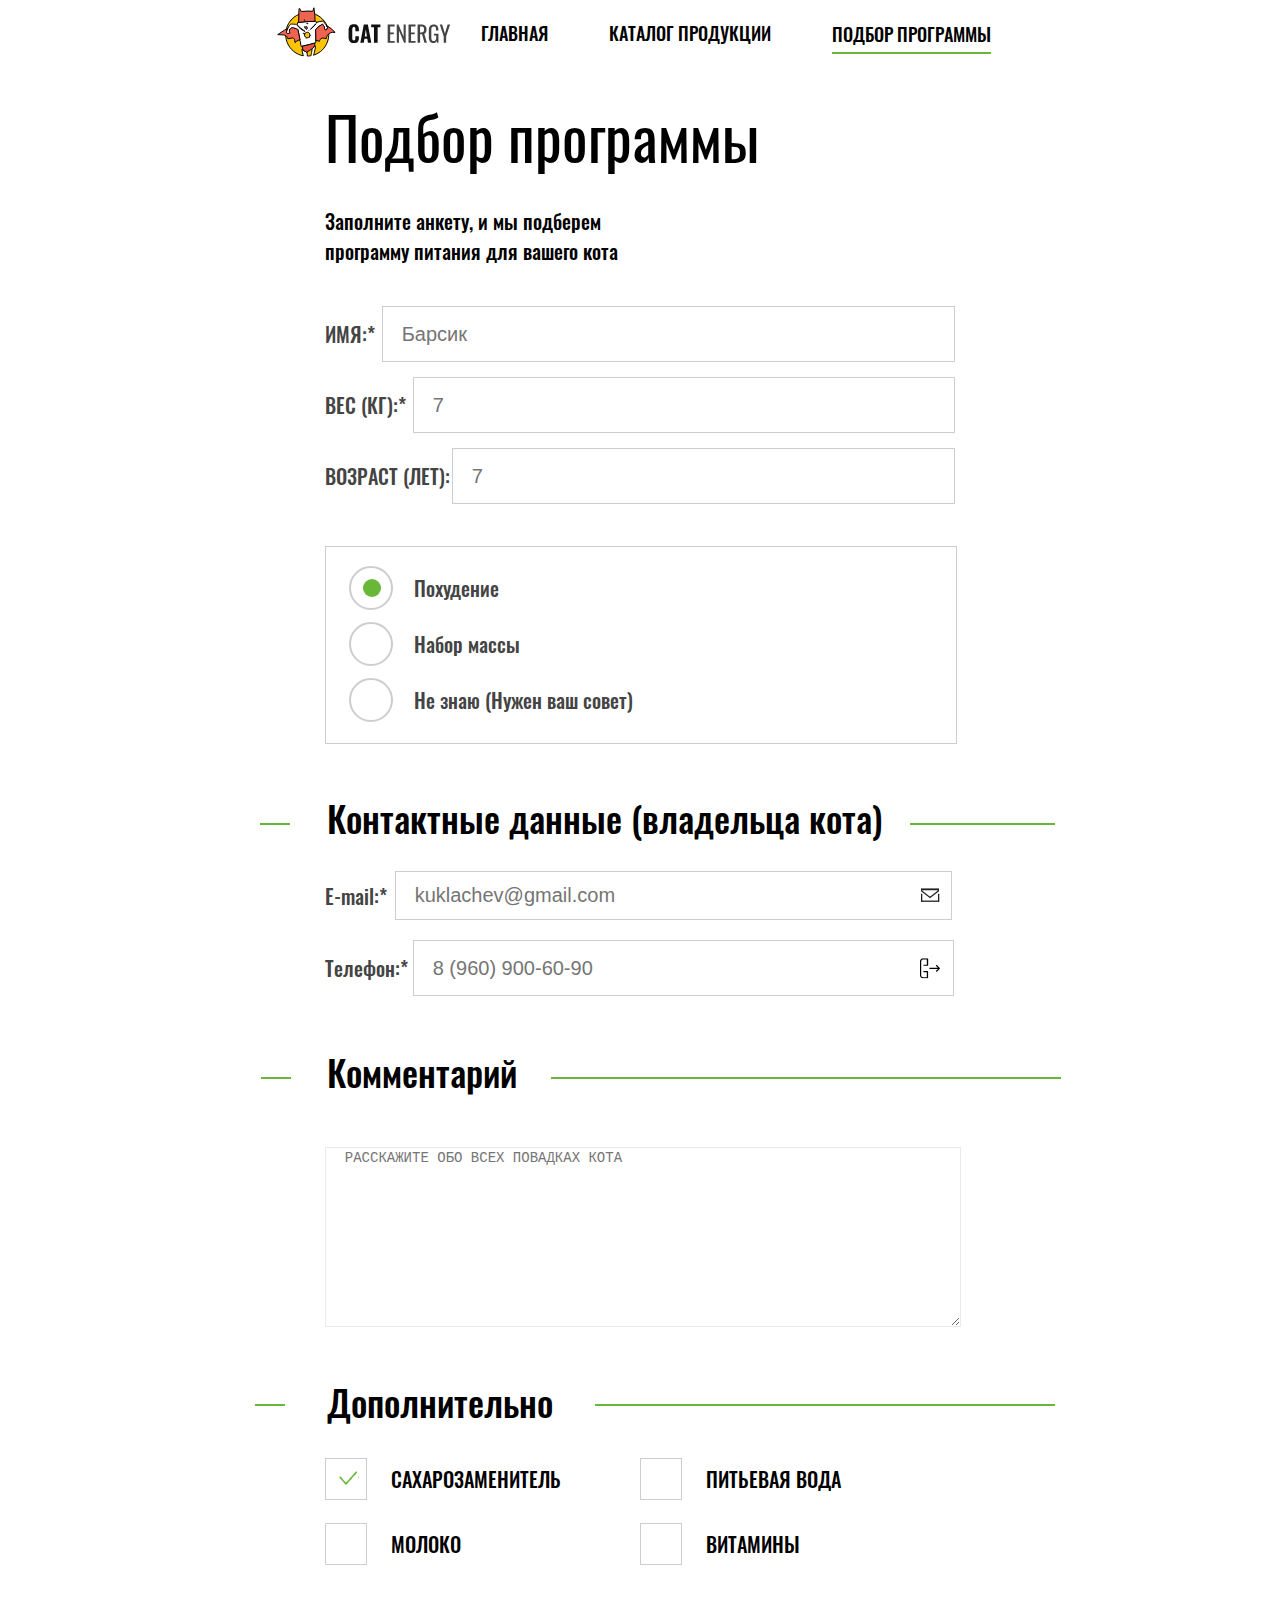
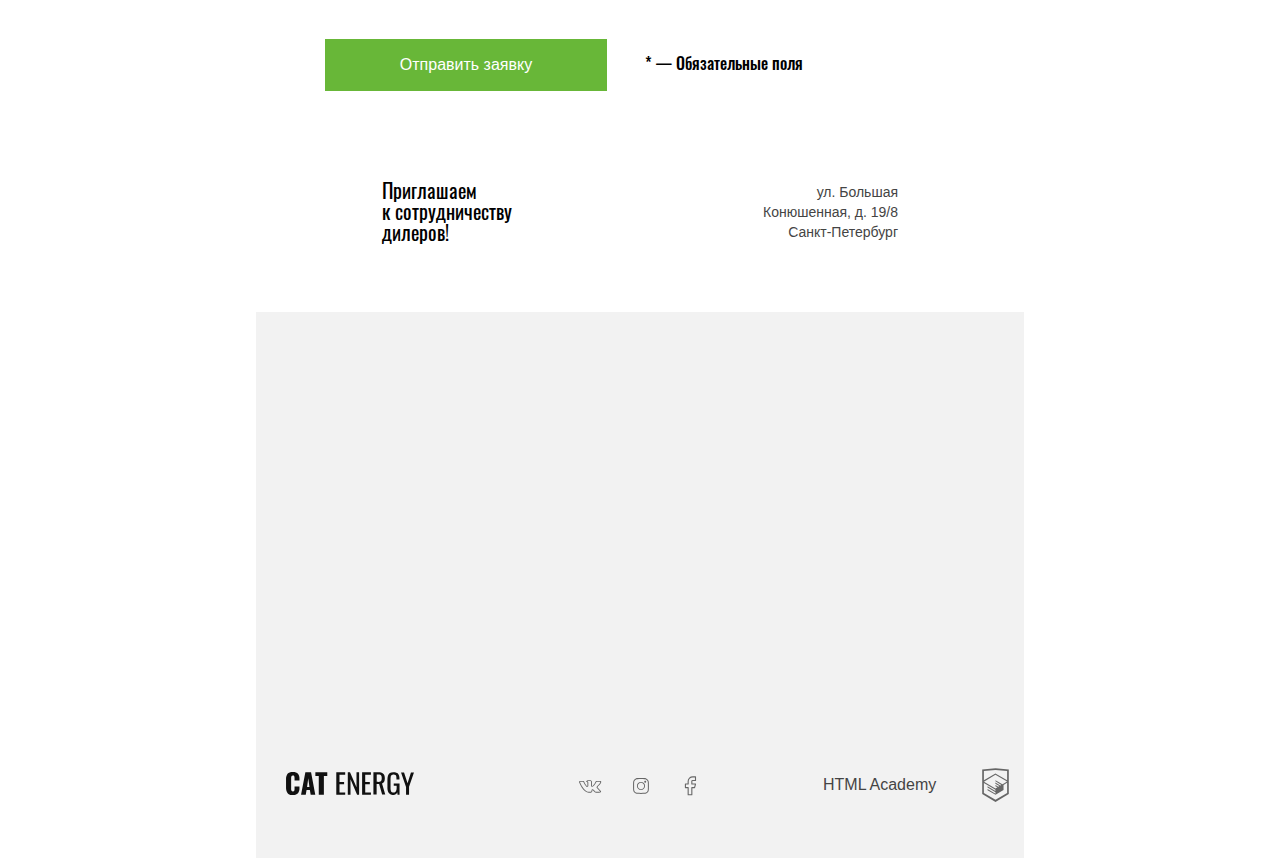
<file: form.html>
<!DOCTYPE html><html class="page" lang="ru"><head><meta charset="utf-8"><meta name="viewport" content="width=device-width,initial-scale=1"><link type="text/css" rel="stylesheet" href="css/style.min.css"><title>CAT ENERGY - подбор программы</title><link rel="icon" href="img/favicon.ico"></head><body class="page__body"><header class="page-header"><div class="page-header__wrapper"><div class="page-header__logo"><a href="index.html"><picture><source media="(min-width: 1440px)" srcset="img/logotype/logo-desktop.svg"><source media="(min-width: 768px)" srcset="img/logotype/logo-tablet.svg"><img class="page-header__logo1" src="img/logotype/logo-mobile1.svg" alt="Логотип Кот"></picture><img class="page-header__logo2" src="img/logotype/logo-mobile.svg" width="101" height="18" alt="Логотип CAT ENERGY"></a></div><nav class="main-nav main-nav--closed main-nav--nojs"><button class="main-nav__toggle" type="button"><span class="visually-hidden">Открыть меню</span></button><div class="main-nav__wrapper"><ul class="main-nav__list"><li class="main-nav__item"><a href="index.html">ГЛАВНАЯ</a></li><li class="main-nav__item"><a href="catalog.html">КАТАЛОГ ПРОДУКЦИИ</a></li><li class="main-nav__item"><a class="main-nav__active" href="form.html">ПОДБОР ПРОГРАММЫ</a></li></ul></div></nav></div></header><main class="page-main"><section class="form"><div class="form__wrapper"><h1 class="form__title">Подбор программы</h1><p class="form__subtitle">Заполните анкету, и мы подберем<br>программу питания для вашего кота</p><form action="https://echo.htmlacademy.ru" method="get"><div class="form__desktop"><fieldset class="form__information information"><legend class="visually-hidden">Данные кота</legend><ul class="information__list"><li class="information__item"><label class="information__label" for="name">ИМЯ:*</label> <input class="information__input1" type="text" name="name" id="name" placeholder="   Барсик" required></li><li class="information__item"><label class="information__label" for="weight">ВЕС (КГ):*</label> <input class="information__input2" type="text" name="weight" id="weight" placeholder="   7" required></li><li class="information__item"><label class="information__label" for="age">ВОЗРАСТ (ЛЕТ):</label> <input class="information__input3" type="text" name="age" id="age" placeholder="   7"></li></ul></fieldset><fieldset class="form__result result"><legend class="visually-hidden">Какой результат вы хотите после програмы?</legend><ul class="result__list"><li class="result__item"><input class="visually-hidden result-input" type="radio" name="result" id="desire" checked="checked"> <label class="result__label" for="desire">Похудение</label></li><li class="result__item"><input class="visually-hidden result-input" type="radio" name="result" id="weight-gain"> <label class="result__label" for="weight-gain">Набор массы</label></li><li class="result__item"><input class="visually-hidden result-input" type="radio" name="result" id="advice"> <label class="result__label" for="advice">Не знаю (Нужен ваш совет)</label></li></ul></fieldset></div><fieldset class="form__contacts contacts"><legend class="contacts-title">Контактные данные (владельца кота)</legend><span class="contacts__line"></span><ul class="contacts__list"><li class="contacts__item"><label for="email">E-mail:*</label> <input class="contacts__input1" type="email" name="email" id="email" placeholder="   kuklachev@gmail.com" required> <svg class="contacts__email" width="20" height="15" viewBox="0 0 20 15" fill="none" xmlns="http://www.w3.org/2000/svg"><line x1="1.65" y1="5.84766" x2="1.65" y2="13.8477" stroke="#222222" stroke-width="1.3"/><line x1="18.65" y1="5.84766" x2="18.65" y2="13.8477" stroke="#222222" stroke-width="1.3"/><line x1="1" y1="13.1977" x2="19" y2="13.1977" stroke="#222222" stroke-width="1.3"/><line x1="1" y1="1.19766" x2="19" y2="1.19766" stroke="#222222" stroke-width="1.3"/><path d="M18.35 3.02975L10 9.5242L1.65 3.02975V1.49766H4.5L10 1.49766H15H18.35V3.02975Z" stroke="#222222" stroke-width="1.3"/></svg></li><li class="contacts__item"><label for="tel">Телефон:*</label> <input class="contacts__input2" type="tel" name="tel" id="tel" placeholder="   8 (960) 900-60-90" required> <svg class="contacts__tel" width="20" height="21" viewBox="0 0 20 21" fill="none" xmlns="http://www.w3.org/2000/svg"><g clip-path="url(#clip0)"><path d="M17.9 9.75275H9.39999V10.9569H17.9L15.8 13.0641L16.7 13.9672L19.8 10.8565C19.8974 10.7263 19.95 10.5678 19.95 10.405C19.95 10.2421 19.8974 10.0837 19.8 9.95344L16.7 6.84277L15.8 7.74587L17.9 9.75275Z" fill="black"/><path d="M8.10001 19.7872V13.5659C8.08846 13.41 8.02154 13.2635 7.91142 13.153C7.80131 13.0425 7.65531 12.9754 7.50001 12.9638H3.10001C3.10516 13.2815 3.23325 13.5848 3.45718 13.8095C3.68112 14.0342 3.98336 14.1627 4.30001 14.1679H6.80001V19.1851H3.10001C2.86326 19.2 2.62591 19.1676 2.40176 19.0896C2.17762 19.0117 1.97115 18.8898 1.79436 18.7311C1.61757 18.5723 1.47399 18.3799 1.37196 18.165C1.26992 17.9501 1.21148 17.717 1.20001 17.4793V3.43111C1.19181 2.96681 1.36516 2.51774 1.68292 2.18013C2.00069 1.84252 2.43758 1.64322 2.90001 1.62492H6.80001V6.64212H4.40001C4.08336 6.64729 3.78112 6.77581 3.55718 7.00052C3.33325 7.22523 3.20516 7.52851 3.20001 7.84625H7.60001C7.75531 7.83466 7.90131 7.76751 8.01142 7.65701C8.12154 7.54651 8.18846 7.40002 8.20001 7.24418V0.922517C8.15232 0.76584 8.06117 0.626022 7.93721 0.519407C7.81325 0.412792 7.66161 0.343785 7.50001 0.320453H3.10001C2.70599 0.307054 2.31321 0.371716 1.94411 0.510744C1.57501 0.649771 1.23684 0.860436 0.948933 1.13069C0.661026 1.40095 0.42903 1.7255 0.266207 2.08579C0.103385 2.44608 0.01293 2.83504 1.46306e-05 3.23043V17.1782C-0.0289644 17.5773 0.0246504 17.978 0.157487 18.3552C0.290324 18.7324 0.499509 19.078 0.771886 19.3701C1.04426 19.6623 1.37394 19.8947 1.74019 20.0529C2.10643 20.211 2.50132 20.2913 2.90001 20.2889H7.50001C7.5735 20.304 7.64943 20.3022 7.72216 20.2839C7.7949 20.2655 7.86259 20.2309 7.92021 20.1828C7.97783 20.1346 8.02391 20.074 8.05504 20.0055C8.08616 19.9371 8.10153 19.8624 8.10001 19.7872Z" fill="black"/></g><defs><clipPath id="clip0"><rect width="20" height="20.0688" fill="white" transform="translate(0 0.320435)"/></clipPath></defs></svg></li></ul></fieldset><fieldset class="form__comment comment"><legend class="comment-title">Комментарий</legend><span class="comment__line"></span> <textarea class="comment__entry" name="comment" cols="30" rows="10" placeholder="  РАССКАЖИТЕ ОБО ВСЕХ ПОВАДКАХ КОТА"></textarea></fieldset><fieldset class="form__additionally additionally"><legend class="additionally-title">Дополнительно</legend><span class="additionally__line"></span><ul class="additionally__list"><li class="additionally__item"><input class="visually-hidden additionally__input" type="checkbox" name="sweetener" id="sweetener" checked="checked"> <label for="sweetener">САХАРОЗАМЕНИТЕЛЬ</label></li><li class="additionally__item"><input class="visually-hidden additionally__input" type="checkbox" name="water" id="water"> <label for="water">ПИТЬЕВАЯ ВОДА</label></li><li class="additionally__item"><input class="visually-hidden additionally__input" type="checkbox" name="milk" id="milk"> <label for="milk">МОЛОКО</label></li><li class="additionally__item"><input class="visually-hidden additionally__input" type="checkbox" name="vitamins" id="vitamins"> <label for="vitamins">ВИТАМИНЫ</label></li></ul></fieldset><button class="form__button">Отправить заявку</button> <span class="form__footnote">* — Обязательные поля</span></form></div></section></main><footer class="page-footer"><div class="page-footer__wrapper"><div class="page-footer__cooperate cooperate"><h3 class="cooperate__title">Приглашаем<br>к сотрудничеству<br>дилеров!</h3><p class="cooperate__text">ул. Большая<br>Конюшенная, д. 19/8<br>Санкт-Петербург</p></div><div class="page-footer__map map"><iframe class="map-iframe" src="https://www.google.com/maps/embed?pb=!1m18!1m12!1m3!1d1999.4937287999005!2d30.32103171824072!3d59.92394917554703!2m3!1f0!2f0!3f0!3m2!1i1024!2i768!4f13.1!3m3!1m2!1s0x4696310fca145cc1%3A0x42b32648d8238007!2z0JHQvtC70YzRiNCw0Y8g0JrQvtC90Y7RiNC10L3QvdCw0Y8g0YPQuy4sIDE5LzgsINCh0LDQvdC60YIt0J_QtdGC0LXRgNCx0YPRgNCzLCDQoNC-0YHRgdC40Y8sIDE5MTE4Ng!5e0!3m2!1sru!2sua!4v1616713801522!5m2!1sru!2sua" style="border: 0;" allowfullscreen="" loading="lazy"></iframe></div><div class="page-footer-tablet"><div class="page-footer__logo"><a class="page-footer__logo-link" href="index.html"><img src="img/logotype/logo-mobile.svg" width="128" height="24" alt="Логотип CAT ENERGY"></a></div><div class="page-footer__social social"><h3 class="social__title visually-hidden">Давайте дружить!</h3><ul class="social__list"><li class="social__item"><span class="visually-hidden">Мы в Контакте</span> <a class="social__link social__link--vkontakte" href="#"><svg class="social-icon" width="23" height="16" viewBox="0 0 23 16" fill="none" xmlns="http://www.w3.org/2000/svg"><path d="M0.0700912 3.99266C0.0700912 3.37082 0.493211 3.03552 1.33945 2.98675L4.60039 3.00503C4.81925 3.00503 4.96515 3.09648 5.03811 3.27938C5.37368 4.19385 5.74938 4.98334 6.16521 5.64785C6.58103 6.31237 7.12453 7.07747 7.79568 7.94317C7.85404 8.05291 7.94888 8.10778 8.08019 8.10778C8.18233 8.10778 8.26257 8.0651 8.32093 7.97975L8.38659 7.77857L8.40848 4.6145C8.40848 4.39503 8.34647 4.24871 8.22245 4.17556C8.09843 4.1024 7.86863 4.04753 7.53305 4.01095C7.27043 3.97437 7.13912 3.84025 7.13912 3.60859C7.13912 3.55981 7.14641 3.52323 7.161 3.49885C7.4674 2.70631 8.34282 2.31004 9.78726 2.31004L11.0129 2.29175C11.5673 2.29175 12.0269 2.40758 12.3916 2.63925C12.7564 2.87091 12.9388 3.2367 12.9388 3.73661V7.88831C13.0409 7.94927 13.1357 7.97975 13.2233 7.97975C13.4421 7.97975 13.6318 7.87002 13.7923 7.65054C15.3973 5.77283 16.2654 4.51696 16.3967 3.88293C16.3967 3.87073 16.4113 3.84025 16.4405 3.79148C16.5426 3.60859 16.7104 3.45008 16.9438 3.31595C17.1773 3.18183 17.3815 3.09039 17.5566 3.04161C17.615 3.01723 17.6806 3.00503 17.7536 3.00503H21.1459L21.3647 3.02332C21.6565 3.02332 21.8827 3.13916 22.0432 3.37082C22.1015 3.44398 22.1416 3.52323 22.1635 3.60859C22.1854 3.69394 22.2 3.77929 22.2073 3.86464C22.2146 3.94999 22.2182 3.99876 22.2182 4.01095V4.13898C22.1161 4.63889 21.8571 5.17233 21.4413 5.7393C21.0255 6.30627 20.4966 6.91897 19.8546 7.57739C19.2126 8.2358 18.8114 8.66865 18.6509 8.87593C18.5196 9.02225 18.4539 9.15637 18.4539 9.2783C18.4539 9.37584 18.5123 9.48558 18.629 9.60751L21.8243 12.9728C21.9994 13.1678 22.0869 13.3812 22.0869 13.6129C22.0869 13.8933 21.9556 14.125 21.693 14.3079C21.4304 14.4908 21.1167 14.5944 20.7519 14.6188L20.3799 14.6371H17.0533C17.0387 14.6371 17.0095 14.6401 16.9657 14.6462C16.9219 14.6523 16.8928 14.6554 16.8782 14.6554C16.5572 14.6554 16.2581 14.5396 15.9809 14.3079C15.8787 14.2103 15.193 13.491 13.9236 12.1497C13.8507 12.0644 13.7485 11.9851 13.6172 11.912C13.5589 12.1071 13.4823 12.3875 13.3874 12.7533C13.2926 13.1191 13.2233 13.3812 13.1795 13.5397L13.1139 13.8507C12.968 14.2774 12.6616 14.5335 12.1947 14.6188L11.8883 14.6371H9.74349C8.53249 14.6371 7.32514 14.1738 6.12144 13.2471C4.91773 12.3204 3.8344 11.1225 2.87144 9.65323C1.90848 8.18398 1.01117 6.47392 0.179519 4.52306C0.106567 4.36455 0.0700912 4.18775 0.0700912 3.99266ZM13.2233 8.72962C12.9169 8.72962 12.6397 8.65951 12.3916 8.51929C12.1436 8.37907 12.0196 8.18703 12.0196 7.94317V3.73661C12.0196 3.49275 11.9466 3.319 11.8007 3.21536C11.6548 3.11172 11.3995 3.0599 11.0347 3.0599L9.78726 3.09648C9.15988 3.09648 8.68569 3.18793 8.3647 3.37082C9.00668 3.62687 9.32767 4.04143 9.32767 4.6145V7.83344C9.29849 8.13826 9.15258 8.39126 8.88996 8.59245C8.62733 8.79363 8.33552 8.89422 8.01454 8.89422C7.57683 8.89422 7.24125 8.71742 7.0078 8.36383C5.86975 6.92506 5.02351 5.55945 4.46908 4.267L4.27211 3.79148L1.36134 3.77319C1.17166 3.77319 1.06588 3.78233 1.044 3.80062C1.02211 3.81891 1.01117 3.87073 1.01117 3.95608C1.01117 4.06582 1.02576 4.18165 1.05494 4.30358L1.51454 5.32779C2.74013 7.97366 4.07149 10.0586 5.50864 11.5828C6.94579 13.1069 8.35741 13.8689 9.74349 13.8689H11.932C12.0196 13.8689 12.0852 13.8476 12.129 13.8049C12.1728 13.7623 12.2093 13.6799 12.2384 13.558L12.2822 13.3751L12.698 11.7657C12.8148 11.5462 12.9169 11.3999 13.0044 11.3267C13.1649 11.1926 13.3546 11.1255 13.5735 11.1255C13.9236 11.1255 14.2811 11.3023 14.6458 11.6559L16.5061 13.6312C16.6228 13.7897 16.7469 13.8689 16.8782 13.8689H20.4893C20.927 13.8689 21.1459 13.7775 21.1459 13.5946C21.1459 13.5336 21.124 13.4727 21.0802 13.4117L17.9068 10.1013C17.6588 9.84527 17.5347 9.57093 17.5347 9.2783C17.5347 8.98567 17.6515 8.70523 17.8849 8.43699C18.0746 8.19313 18.443 7.78771 18.9901 7.22074C19.5373 6.65377 20.0151 6.12338 20.4236 5.62956C20.8322 5.13575 21.1021 4.68766 21.2334 4.28529L21.299 4.04753C21.2845 4.02314 21.2772 3.98352 21.2772 3.92865C21.2772 3.87378 21.2699 3.82806 21.2553 3.79148H17.8193C17.6004 3.86464 17.4253 3.97437 17.294 4.12069L17.1627 4.46819C16.7979 5.3095 15.8423 6.60805 14.2957 8.36383C13.9893 8.60769 13.6318 8.72962 13.2233 8.72962Z" fill="#666666"/></svg></a></li><li class="social__item"><span class="visually-hidden">Мы в Инстаграме</span> <a class="social__link social__link--instagram" href="#" target="_top"><svg class="social-icon" width="16" height="16" viewBox="0 0 16 16" fill="none" xmlns="http://www.w3.org/2000/svg"><path d="M7.98438 0.0625C9.31771 0.0625 10.4062 0.078125 11.25 0.109375C11.9688 0.140625 12.6094 0.265625 13.1719 0.484375C13.7135 0.692708 14.1823 0.994792 14.5781 1.39062C14.974 1.78646 15.276 2.25521 15.4844 2.79687C15.7031 3.35937 15.8281 4 15.8594 4.71875C15.8906 5.5625 15.9062 6.65104 15.9062 7.98437C15.9062 9.31771 15.8906 10.4062 15.8594 11.25C15.8281 11.9687 15.7031 12.6094 15.4844 13.1719C15.276 13.7135 14.974 14.1823 14.5781 14.5781C14.1823 14.974 13.7135 15.276 13.1719 15.4844C12.6094 15.7031 11.9688 15.8281 11.25 15.8594C10.4062 15.8906 9.31771 15.9062 7.98438 15.9062C6.65104 15.9062 5.5625 15.8906 4.71875 15.8594C4 15.8281 3.35938 15.7031 2.79688 15.4844C2.25521 15.276 1.78646 14.974 1.39062 14.5781C0.994792 14.1823 0.692708 13.7135 0.484375 13.1719C0.265625 12.6094 0.140625 11.9687 0.109375 11.25C0.078125 10.4062 0.0625 9.31771 0.0625 7.98437C0.0625 6.65104 0.078125 5.5625 0.109375 4.71875C0.140625 4 0.265625 3.35937 0.484375 2.79687C0.692708 2.25521 0.994792 1.78646 1.39062 1.39062C1.78646 0.994792 2.25521 0.692708 2.79688 0.484375C3.35938 0.265625 4 0.140625 4.71875 0.109375C5.5625 0.078125 6.65104 0.0625 7.98438 0.0625ZM7.98438 1.09375C6.59896 1.09375 5.46875 1.10937 4.59375 1.14062C4.03125 1.16146 3.51042 1.26042 3.03125 1.4375C2.28125 1.75 1.75 2.28125 1.4375 3.03125C1.26042 3.51042 1.16146 4.03125 1.14062 4.59375C1.10938 5.46875 1.09375 6.59896 1.09375 7.98437C1.09375 9.36979 1.10938 10.5 1.14062 11.375C1.16146 11.9375 1.26042 12.4583 1.4375 12.9375C1.75 13.6875 2.28125 14.2187 3.03125 14.5312C3.51042 14.7083 4.03125 14.8073 4.59375 14.8281C5.46875 14.8594 6.59896 14.875 7.98438 14.875C9.36979 14.875 10.5 14.8594 11.375 14.8281C11.9375 14.8073 12.4583 14.7083 12.9375 14.5312C13.6875 14.2187 14.2188 13.6875 14.5312 12.9375C14.7083 12.4583 14.8073 11.9375 14.8281 11.375C14.8594 10.5 14.875 9.36979 14.875 7.98437C14.875 6.59896 14.8594 5.46875 14.8281 4.59375C14.8073 4.03125 14.7083 3.51042 14.5312 3.03125C14.2188 2.28125 13.6875 1.75 12.9375 1.4375C12.4583 1.26042 11.9375 1.16146 11.375 1.14062C10.5 1.10937 9.36979 1.09375 7.98438 1.09375ZM7.98438 11.1562C8.85938 11.1562 9.60677 10.8464 10.2266 10.2266C10.8464 9.60677 11.1562 8.85937 11.1562 7.98437C11.1562 7.10937 10.8464 6.36198 10.2266 5.74219C9.60677 5.1224 8.85938 4.8125 7.98438 4.8125C7.10938 4.8125 6.36198 5.1224 5.74219 5.74219C5.1224 6.36198 4.8125 7.10937 4.8125 7.98437C4.8125 8.85937 5.1224 9.60677 5.74219 10.2266C6.36198 10.8464 7.10938 11.1562 7.98438 11.1562ZM7.98438 3.92187C9.10938 3.92187 10.0677 4.31771 10.8594 5.10937C11.651 5.90104 12.0469 6.85937 12.0469 7.98437C12.0469 9.10937 11.651 10.0677 10.8594 10.8594C10.0677 11.651 9.10938 12.0469 7.98438 12.0469C6.85938 12.0469 5.90104 11.651 5.10938 10.8594C4.31771 10.0677 3.92188 9.10937 3.92188 7.98437C3.92188 6.85937 4.31771 5.90104 5.10938 5.10937C5.90104 4.31771 6.85938 3.92187 7.98438 3.92187ZM13.1719 3.76562C13.1719 4.02604 13.0781 4.2474 12.8906 4.42969C12.7031 4.61198 12.474 4.70312 12.2031 4.70312C11.9427 4.70312 11.7214 4.61198 11.5391 4.42969C11.3568 4.2474 11.2656 4.02604 11.2656 3.76562C11.2656 3.49479 11.3568 3.26562 11.5391 3.07812C11.7214 2.89062 11.9427 2.79687 12.2031 2.79687C12.4635 2.79687 12.6901 2.89323 12.8828 3.08594C13.0755 3.27865 13.1719 3.50521 13.1719 3.76562Z" fill="#666666"/></svg></a></li><li class="social__item"><span class="visually-hidden">Мы в Фейсбуке</span> <a class="social__link social__link--facebook" href="#"><svg class="social-icon" width="22" height="22" viewBox="0 0 22 22" fill="none" xmlns="http://www.w3.org/2000/svg"><path d="M16.5 1.83325H13.75C12.5344 1.83325 11.3686 2.30674 10.5091 3.14957C9.64956 3.99239 9.16667 5.1355 9.16667 6.32743V9.02394H6.41667V12.6193H9.16667V19.81H12.8333V12.6193H15.5833L16.5 9.02394H12.8333V6.32743C12.8333 6.08905 12.9299 5.86042 13.1018 5.69186C13.2737 5.52329 13.5069 5.4286 13.75 5.4286H16.5V1.83325Z" stroke="#666666" stroke-width="1.1" stroke-linecap="round" stroke-linejoin="round"/></svg></a></li></ul></div><div class="page-footer__copyright copyright"><a class="copyright__link" href="https://htmlacademy.ru/intensive/adaptive"><span class="copyright__text">HTML Academy</span> <svg class="copyright__icon" width="27" height="34" xmlns="http://www.w3.org/2000/svg" viewBox="10 10 40 40"><path fill="#666666" d="M30.2 5h-.2l-19.7 2.1v36.2l19.7 11.7 19.7-11.7v-36.2l-19.5-2.1zm17 36.8l-17.2 10.2-17.2-10.2v-14.8l17.1 10.2v1.8l-11.7-7v1.8l11.8 7.1v1.9l-11.8-7v1.8l11.8 7 11.9-7.1v-7.6l5.3-3.2v15.1zm-.1-17l-4.7 2.8-2.2 1.3-10.3-6.1v1.8l8.8 5.3h-.1l-.2.1-1.3.7-7.3-4.3v1.8l5.8 3.4-1.4.9-4.3-2.6v1.8l2.9 1.7-2.9 1.7-17-10.1 17-10.2 17.2 10zm.1-1.8l-17.3-10.2-17.1 10.2v-13.6l17.2-1.8 17.2 1.8v13.6z"/></svg></a></div></div></div></footer><script src="js/script.min.js"></script></body></html>
</file>
<file: css/style.min.css>
.visually-hidden{position:absolute;width:1px;height:1px;margin:-1px;border:0;padding:0;white-space:nowrap;-webkit-clip-path:inset(100%);clip-path:inset(100%);clip:rect(0 0 0 0);overflow:hidden}a{text-decoration:none}img{max-width:100%;height:auto}.page{margin:0 auto;height:100%;font-size:14px;font-family:"Oswald","Arial",sans-serif;line-height:18px}body{margin:0;padding:0;overflow-x:hidden}iframe{border:0;cursor:pointer}@font-face{font-family:"Oswald";font-weight:400;font-style:normal;font-display:swap;src:url(../fonts/oswaldmedium.woff2) format("woff2"),url(../fonts/oswaldmedium.woff) format("woff")}@font-face{font-family:"Oswald";font-weight:700;font-style:normal;font-display:swap;src:url(../fonts/oswaldregular.woff2) format("woff2"),url(../fonts/oswaldregular.woff) format("woff")}.presentation__wrapper{position:relative;margin:0 auto;width:320px;height:480px;color:#fff}@media (max-width:767px){.presentation__wrapper::after,.presentation__wrapper::before{content:"";position:absolute;z-index:0;top:0;left:0;width:320px;height:302px}.presentation__wrapper::before{background-image:url(../img/index-background-mobile.png);background-repeat:no-repeat}.presentation__wrapper::after{background-color:#68b738;opacity:85%}}@media (max-width:767px) and (-webkit-min-device-pixel-ratio:1.5),(max-width:767px) and (min-resolution:144dpi){.presentation__wrapper::before{background-image:url(../img/index-background-mobile@2x.png)}}@media (min-width:768px){.presentation__wrapper{width:768px;height:872px}}@media (min-width:1440px){.presentation__wrapper{position:relative;width:1220px;height:696px}}.presentation__desc{position:absolute;z-index:2;width:320px;height:302px}@media (min-width:768px){.presentation__desc{width:414px;height:270px;padding-left:87px}}@media (min-width:1440px){.presentation__desc{padding-left:0}}.presentation_title{margin-bottom:0;padding-top:27px;font-size:36px;line-height:36px;text-align:center}@media (min-width:768px){.presentation_title{text-align:left;font-size:60px;line-height:60px;color:#000}}@media (min-width:1440px){.presentation_title{padding-top:155px;padding-left:60px}}.presentation_text{margin-top:0;padding-top:25px;font-size:14px;line-height:14px;text-align:center}@media (min-width:768px){.presentation_text{text-align:left;font-size:20px;line-height:20px;color:#000}}@media (min-width:1440px){.presentation_text{padding-left:60px}}.presentation_img{position:absolute;z-index:2;top:175px;left:20px}@media (min-width:768px){.presentation_img{z-index:1;top:270px;left:0;width:709px;height:609px}}@media (min-width:1440px){.presentation_img{position:absolute;z-index:3;top:150px;left:453px;width:552px;height:499px}}.presentation_link{display:flex;justify-content:center;align-items:center;width:280px;height:40px;margin:274px auto 0;font-size:14px;line-height:18px;background-color:#68b738;color:#fff}.presentation_link:hover{background-color:#5eaa2f}.presentation_link:active{color:rgba(255,255,255,.3)}@media (min-width:768px){.presentation_link{font-size:20px;line-height:20px;width:244px;height:54px;margin-left:0;margin-top:60px}}@media (min-width:1440px){.presentation_link{margin-left:60px}}@media (min-width:768px){.presentation__desc{background-color:#fff}}@media (min-width:1440px){.presentation__desc{width:610px;height:696px;background-color:#fff}.presentation{position:relative}.presentation::after,.presentation::before{content:"";position:absolute;z-index:0;top:0;height:696px}.presentation::after{left:50%;width:calc(100%/2);background-color:#68b738;opacity:85%}.presentation::before{right:0;width:1040px;background-image:url(../img/index-background-desktop.png);background-repeat:no-repeat}}@media (min-width:1440px) and (-webkit-min-device-pixel-ratio:1.5),(min-width:1440px) and (min-resolution:144dpi){.presentation::before{background-image:url(../img/index-background-desktop@2x.png)}}.page-footer__wrapper{position:relative;margin:0 auto;width:320px}@media (min-width:768px){.page-footer__wrapper{width:768px}}@media (min-width:1440px){.page-footer__wrapper{width:100%}}.page-footer__logo{display:flex;justify-content:center;align-items:center;width:320px;height:95px;background-color:#f2f2f2;border-bottom:1px solid #cdcdcd}@media (min-width:768px){.page-footer__logo{justify-content:left;padding-left:30px;width:236px;height:146px;border:0}}@media (min-width:1440px){.page-footer__logo{padding:0;width:406px;height:149px}}.page-footer__logo-link:hover{opacity:.8}.main-nav__item a:hover,.page-footer__logo-link:active{opacity:.6}@media (min-width:768px){.page-footer-tablet{margin:0 auto;display:grid;grid-template-columns:1fr 1fr 1fr;width:768px;background-color:#f2f2f2}}@media (min-width:1440px){.page-footer{background-color:#f2f2f2;width:100%}.page-footer-tablet{width:1220px;margin:0 auto;display:grid;grid-template-columns:406px 406px 406px}}.operation__img{margin:0 20px}@media (min-width:768px){.operation__img{margin:40px 0 0}.operation__text{margin-top:-30px}}.operation__title{margin-left:20px;font-size:36px;line-height:40px}@media (min-width:768px){.operation__title{margin-left:0;font-size:60px;line-height:60px}}.operation__wrapper{margin:0 auto;width:320px}@media (min-width:768px){.operation__wrapper{margin:0 auto;width:708px}}@media (min-width:1440px){.operation__wrapper{margin:0 auto;width:1220px}}.operation__item{display:flex;font-family:"Arial","Helvetica",sans-serif;font-weight:400;font-size:14px;line-height:18px}@media (min-width:768px){.operation__item{display:grid;font-size:16px;line-height:24px;height:280px}.operation__item:nth-child(1){width:230px;background:url(../img/1.png) 150px 40px no-repeat}.operation__item:nth-child(2){width:246px;background:url(../img/2.png) 130px 40px no-repeat}.operation__item:nth-child(3){width:247px;background:url(../img/3.png) 130px 40px no-repeat}.operation__item:nth-child(4){width:249px;background:url(../img/4.png) 130px 40px no-repeat}}.operation__list{list-style:none;margin:0;padding:0}@media (min-width:768px){.operation__list{display:grid;gap:20px;grid-template-columns:350px 350px}}@media (min-width:1440px){.operation__list{display:flex;justify-content:space-between}.operation{margin:0 auto}}.example__wrapper{position:relative;margin:0 auto;width:320px;height:780px;background-color:#f2f2f2}@media (min-width:768px){.example__wrapper{width:708px;height:1080px;background-color:#fff}}@media (min-width:1440px){.example__wrapper{width:1220px;height:700px;display:flex;flex-wrap:wrap}}.example__title{padding-left:20px;padding-top:27px;font-size:36px;line-height:40px}@media (min-width:768px){.example__title{font-size:60px;line-height:60px;padding-left:0}}@media (min-width:1440px){.example__title{display:flex;align-items:center;margin:0;width:100%;height:195px}}.example__cost{margin-top:15px;font-size:14px;line-height:20px;text-align:center}@media (min-width:768px){.example__cost{font-size:20px;line-height:20px;width:180px;margin-left:587px;margin-top:-80px;margin-bottom:70px;text-align:right}}@media (min-width:1440px){.example__cost{display:flex;justify-content:space-between;margin:65px 0 0;width:330px}}.example__text{margin-left:20px;font-family:"Arial","Helvetica",sans-serif;font-size:14px;line-height:18px;color:#444}@media (min-width:768px){.example__text{font-size:16px;line-height:24px;margin-left:0}}@media (min-width:1440px){.example__text{margin-top:80px}.example{position:relative}.example::before{content:"";position:absolute;top:223px;left:0;width:100%;height:480px;background-color:#f2f2f2}.example__information{width:610px;margin:0;background-color:#f2f2f2}}.example__block{display:flex;justify-content:space-around}@media (min-width:768px){.example__block{width:366px;justify-content:space-between}}@media (min-width:1440px){.example__block{margin-top:50px}}.example__content{display:flex;justify-content:center;align-items:center;width:124px;height:56px;font-size:24px;line-height:24px;border:1px solid #cdcdcd;border-radius:3px}@media (min-width:768px){.example__content{width:162px;height:77px;font-size:30px;line-height:37px}}.example__text2{text-align:center;width:80px;font-family:"Arial","Helvetica",sans-serif;font-size:12px;line-height:12px;color:#444;margin-top:-35px;margin-left:20px;background-color:#f2f2f2}@media (min-width:768px){.example__text2{margin-top:-38px;margin-left:12px;width:140px;font-size:14px;line-height:14px;background-color:#fff}}@media (min-width:1440px){.example__text2{background-color:#f2f2f2}}.desire{margin:0 auto;width:280px}@media (min-width:768px){.desire{width:708px}}@media (min-width:1440px){.desire{margin:0 auto;width:1220px}}.desire__content{position:relative;margin-top:20px;width:280px;height:256px;background-color:#eaeaea}@media (min-width:768px){.desire__content{margin-top:20px;width:708px;height:372px;background-color:#f2f2f2}}@media (min-width:1440px){.desire__content{margin-top:80px;width:570px;height:374px;background-color:#eaeaea}}.desire__header{display:flex}.desire__img{margin:20px}@media (min-width:768px){.desire__img{position:absolute;right:0;top:50px;width:268px;height:200px}}@media (min-width:1440px){.desire__img{top:28px;left:10px;width:134px;height:100px}}.desire__title{font-size:24px;line-height:37px}@media (min-width:768px){.desire__title{margin-top:77px;margin-left:53px;font-size:36px;line-height:36px}}@media (min-width:1440px){.desire__title{margin-left:214px;margin-bottom:73px}}.desire__text{font-family:"Arial","Helvetica",sans-serif;font-size:14px;line-height:18px;margin-left:20px;color:#444}@media (min-width:768px){.desire__text{width:380px;margin-left:52px;font-size:16px;line-height:24px}}@media (min-width:1440px){.desire__text{margin-left:52px;width:457px}}.desire__link{font-size:16px;line-height:16px;margin-left:20px;margin-right:20px}.desire__link:active,.main-nav__item a:active{opacity:.3}@media (min-width:768px){.desire__link{margin-left:52px;font-size:20px;line-height:30px}}.desire__arrow{margin-left:20px}@media (min-width:1440px){.desire__wrapper{display:flex;justify-content:space-between}}.form__wrapper{width:280px;margin:0 auto}@media (min-width:768px){.form__wrapper{width:630px;margin:0 auto}}@media (min-width:1440px){.form__wrapper{width:1220px;margin:0 auto}}.form__title{font-size:36px;line-height:36px}@media (min-width:768px){.form__title{font-size:60px;line-height:60px}}.form__button{font-size:16px;line-height:20px;margin:20px 0;width:280px;height:40px;color:#fff;background-color:#68b738;border:0}@media (min-width:768px){.form__button{width:282px;height:52px;background-color:#68b738;border:0}}@media (min-width:1440px){.form__button{width:586px;height:52px;background-color:#68b738;border:0}}.form__subtitle{font-size:14px;line-height:18px}@media (min-width:768px){.form__subtitle{font-size:20px;line-height:30px}}@media (min-width:1440px){.form__desktop{display:flex;justify-content:space-between;width:1220px}}.form__footnote{margin-left:70px}@media (min-width:768px){.form__footnote{margin-left:35px;font-size:16px;line-height:16px}}.catalog{width:280px;margin:0 auto}@media (min-width:768px){.catalog{width:708px;margin:0 auto}}@media (min-width:1440px){.catalog{width:1220px;margin:0 auto}}.catalog__title{font-size:36px;line-height:36px;padding-bottom:41px;border-bottom:1px solid #cdcdcd}@media (min-width:768px){.catalog__title{font-size:60px;line-height:60px;padding:0;border:0}}@media (min-width:1440px){.catalog__title{font-size:60px;line-height:60px}}@media (min-width:768px){.catalog__wrapper{display:flex;flex-wrap:wrap}}.additional{position:relative;width:280px;margin:0 auto 20px}@media (min-width:768px){.additional{width:708px;margin-bottom:78px}}@media (min-width:1440px){.additional{margin:0 auto 87px;width:1220px}}.additional__line{content:"";position:absolute;top:12px;right:-20px;width:53px;height:2px;background-color:#68b738}@media (min-width:768px){.additional__line,.additional__line::before{content:"";position:absolute;height:2px;background-color:#68b738}.additional__line{top:70px;right:-30px;width:328px}.additional__line::before{top:0;left:-440px;width:30px}}@media (min-width:1440px){.additional__line,.additional__line::before{content:"";position:absolute;height:2px;background-color:#68b738}.additional__line{top:70px;right:-110px;width:957px}.additional__line::before{top:0;left:-470px;width:70px}}.additional__card{height:125px;border-bottom:1px solid #cdcdcd}@media (min-width:768px){.additional__card{height:138px;display:flex;flex-wrap:wrap}}@media (min-width:1440px){.additional__card{height:71px;display:flex;align-items:center;margin:0}}.additional__title{font-size:24px;line-height:24px;padding-bottom:36px;border-bottom:1px solid #cdcdcd}@media (min-width:768px){.additional__title{font-size:36px;line-height:36px;padding-top:48px;padding-bottom:80px;margin-left:37px;border:0}}@media (min-width:1440px){.additional__title{margin:0}}.additional__subtitle{font-size:16px;line-height:16px;color:#222}@media (min-width:768px){.additional__subtitle{font-size:16px;line-height:16px;color:#222}}@media (min-width:1440px){.additional__subtitle{font-size:16px;line-height:16px;color:#222}}.additional__table{width:280px;font-family:"Arial","Helvetica",sans-serif;font-size:14px;line-height:14px;color:#444}@media (min-width:768px){.additional__table{width:225px;font-family:"Arial","Helvetica",sans-serif;font-size:14px;line-height:14px;color:#444}}@media (min-width:1440px){.additional__table{width:325px;font-family:"Arial","Helvetica",sans-serif;font-size:14px;line-height:14px;color:#444}}@media (min-width:768px){.additional__text{display:flex;align-items:center;justify-content:space-between;width:632px;margin:0 auto}}.additional__cell2{text-align:right}@media (min-width:768px){.additional__cell2{width:95px}}@media (min-width:1440px){.additional__cell2{width:80px;text-align:left}}@media (min-width:768px){.additional__cell1{text-align:right}}@media (min-width:1440px){.additional__cell1{width:245px;text-align:left}}.additional__button{font-size:16px;line-height:20px;width:280px;height:40px;margin-top:15px;color:#fff;background-color:#68b738;border:0}.additional__button:hover{background-color:#5eaa2f}.additional__button:active{color:rgba(255,255,255,.3)}@media (min-width:768px){.additional__button{font-size:16px;line-height:20px;width:632px;height:40px;margin:0 auto;color:#fff;background-color:#68b738;border:0}}@media (min-width:1440px){.additional__button{font-size:16px;line-height:20px;width:244px;height:40px;color:#fff;background-color:#68b738;border:0}}@media (min-width:768px){.additional__desktop{width:708px;height:556px;border:1px solid #cdcdcd}}@media (min-width:1440px){.additional__desktop{width:896px;height:288px;border-top:1px solid #cdcdcd}}@media (min-width:768px){.additional__block{margin-top:-31px}}@media (min-width:1440px){.additional__block{display:flex;margin:0}}.present{margin:39px auto 0;width:280px;height:289px;background-image:url(../img/gift-photo-mobile.png);color:#fff}@media (-webkit-min-device-pixel-ratio:1.5),(min-resolution:144dpi){.present{background-image:url(../img/gift-photo-mobile@2x.png)}}@media (min-width:768px){.present{display:flex;align-items:center;width:708px;height:200px;margin-top:20px;background-image:url(../img/gift-photo-tablet.jpg);color:#fff}}@media (min-width:768px) and (-webkit-min-device-pixel-ratio:1.5),(min-width:768px) and (min-resolution:144dpi){.present{background-image:url(../img/gift-photo-tablet@2x.png)}}@media (min-width:1440px){.present{display:block;margin-top:5px;margin-left:80px;width:245px;height:289px;background-image:url(../img/gift-photo-desktop.png);color:#fff}}@media (min-width:1440px) and (-webkit-min-device-pixel-ratio:1.5),(min-width:1440px) and (min-resolution:144dpi){.present{background-image:url(../img/gift-photo-desktop@2x.png)}}.present-img{padding:58px 101px}@media (min-width:768px){.present-img{padding:0 0 0 78px}}@media (min-width:1440px){.present-img{padding:56px 78px 46px}}.present-text{width:161px;text-align:center;margin:-10px auto 0;font-family:"Arial","Helvetica",sans-serif;font-size:16px;line-height:20px}@media (min-width:768px){.present-text{text-align:left;margin-left:265px}}@media (min-width:1440px){.present-text{text-align:center;margin:0 auto;font-family:"Arial","Helvetica",sans-serif;font-size:16px;line-height:20px}}.social__list{display:flex;justify-content:space-around;align-items:center;margin:0 auto;padding:20px 0 0;list-style:none}@media (min-width:768px){.social__list{display:flex;justify-content:space-between;width:122px;margin-top:63px;padding:0;list-style:none}}.social{width:320px;height:63px;background-color:#f2f2f2}@media (min-width:768px){.social{width:236px;height:146px;margin:0}}@media (min-width:1440px){.social{width:406px;height:149px;margin:0}}.social-icon:hover path{fill:#68b738}.social-icon:active path{fill:#68b738;opacity:.3}.more{width:280px;height:208px;border-bottom:1px solid #cdcdcd}@media (min-width:768px){.more{width:323px;height:429px;margin-left:57px;margin-top:120px;border:1px solid #cdcdcd}}@media (min-width:1440px){.more{width:245px;height:430px;margin-left:74px}}.more__plus{margin:25px 125px}@media (min-width:768px){.more__plus{width:60px;height:60px;margin:52px 132px}}@media (min-width:1440px){.more__plus{margin-left:93px}}.more__title{font-size:16px;line-height:20px;text-align:center;margin:0}@media (min-width:768px){.more__title{margin:0 auto;width:130px;font-size:20px;line-height:22px}}@media (min-width:1440px){.more__title{font-size:20px;line-height:22px}}.more__text{text-align:center;font-family:"Arial","Helvetica",sans-serif;font-size:12px;line-height:16px;color:#444}@media (min-width:768px){.more__text{width:167px;margin:33px auto 72px;font-family:"Arial","Helvetica",sans-serif;font-size:16px;line-height:18px;color:#444}}@media (min-width:1440px){.more__text{font-family:"Arial","Helvetica",sans-serif;font-size:16px;line-height:18px;color:#444}}.more__button{font-size:16px;line-height:20px;width:280px;height:40px;color:#444;background-color:#f2f2f2;border:0}.more__button:hover{background-color:#eaeaea}.more__button:active{color:#444;opacity:.3}@media (min-width:768px){.more__button{font-size:16px;line-height:20px;width:248px;height:40px;margin-left:38px;color:#444;background-color:#f2f2f2;border:0}}@media (min-width:1440px){.more__button{font-size:16px;line-height:20px;width:168px;height:40px;color:#444;background-color:#f2f2f2;border:0}}.main-nav__item{display:flex;justify-content:center;align-items:center;width:320px;height:66px;color:#000;font-family:"Oswald","Arial",sans-serif;font-style:normal;font-weight:500;font-size:20px;line-height:20px;border-bottom:1px solid #eaeaea}@media (min-width:768px){.main-nav__item{font-weight:400;font-size:18px;line-height:24px;width:auto;border:0}}@media (min-width:1440px){.main-nav__item{margin-left:70px}}.main-nav__item a,a{color:#000}@media (min-width:1440px){.main-nav__index a{color:#fff}.main-nav__index a:hover{opacity:.6}.main-nav__index a:active{opacity:.3}}.main-nav__list{list-style:none;margin:0;padding:0}@media (min-width:768px){.main-nav__list{font-size:18px;line-height:24px;width:572px;display:flex;justify-content:space-around}}@media (min-width:1440px){.main-nav__list{margin-top:62px;width:610px}}.main-nav__toggle{position:absolute;top:23px;right:20px;width:24px;height:24px;background-color:#fff;border:0;cursor:pointer}@media (min-width:768px){.main-nav__toggle{display:none}}.main-nav--closed .main-nav__toggle::before{content:"";position:absolute;top:2px;left:0;width:24px;height:1px;background-color:#000;box-shadow:0 8px 0 0 #000,0 16px 0 0 #000}.main-nav--opened .main-nav__toggle::after,.main-nav--opened .main-nav__toggle::before{content:"";position:absolute;top:12px;right:-2px;width:27px;height:1px;background-color:#000}.main-nav--opened .main-nav__toggle::before{transform:rotate(45deg);box-shadow:none}.main-nav--opened .main-nav__toggle::after{transform:rotate(-45deg)}@media (max-width:767px){.main-nav--closed .main-nav__item,.main-nav--nojs .main-nav__toggle{display:none}.main-nav--nojs .main-nav__item{display:flex;justify-content:center;align-items:center}}@media (min-width:768px){.main-nav__active{padding-top:10px;height:30px;border-bottom:2px solid #68b738}}@media (min-width:1440px){.main-nav__active1{padding-top:10px;height:30px;border-bottom:2px solid #fff}}.card{position:relative;width:280px;height:208px;border-bottom:1px solid #cdcdcd}@media (min-width:768px){.card{width:324px;height:431px;margin-top:120px;border:0;background-color:#f2f2f2}.card:nth-child(2n){margin-left:60px}}@media (min-width:1440px){.card{width:245px;margin-left:80px}.card:nth-child(2n){margin-left:80px}.card:nth-child(1),.card:nth-child(5){margin-left:0}}.card__title{font-size:16px;line-height:20px;width:100px;color:#222}@media (min-width:768px){.card__title{font-size:20px;line-height:24px;text-align:center;margin:0 auto;width:130px;color:#222}}@media (min-width:1440px){.card__title{font-size:20px;line-height:21px;color:#222}}.card__table{width:140px;margin:0 auto;font-family:"Arial","Helvetica",sans-serif;font-size:12px;line-height:16px}@media (min-width:768px){.card__table{width:250px;height:89px;margin-top:20px;font-family:"Arial","Helvetica",sans-serif;font-size:16px;line-height:16px}}@media (min-width:1440px){.card__table{width:168px;font-family:"Arial","Helvetica",sans-serif;font-size:16px;line-height:16px}}.card__button{font-size:16px;line-height:20px;width:280px;height:40px;color:#fff;background-color:#68b738;border:0}.card__button:hover{background-color:#5eaa2f}.card__button:active{color:rgba(255,255,255,.3)}@media (min-width:768px){.card__button{font-size:16px;line-height:20px;width:248px;height:40px;margin-left:38px;color:#fff;background-color:#68b738;border:0}}@media (min-width:1440px){.card__button{font-size:16px;line-height:20px;width:168px;height:40px;color:#fff;background-color:#68b738;border:0}}@media (max-width:767px){.card__mobile{display:flex;height:144px}}.card__picture1{padding-top:30px;width:140px;text-align:center}@media (min-width:768px){.card__picture1{position:absolute;left:78px;top:-80px;width:161px;height:172px}}@media (min-width:1440px){.card__picture1{left:38px}}.card__picture2{padding-top:30px;width:140px;text-align:center}@media (min-width:768px){.card__picture2{position:absolute;left:78px;top:-100px;width:168px;height:200px}}@media (min-width:1440px){.card__picture2{left:38px}}.card__img{width:auto}.card__cell2{text-align:right}@media (min-width:768px){.card__cell{border-bottom:1px solid #cdcdcd}.card__text{width:250px;height:157px;margin:160px auto 34px}}.copyright__link{display:flex;justify-content:space-between;align-items:center;background-color:#f2f2f2;width:320px;height:78px;border-top:1px solid #cdcdcd}@media (min-width:768px){.copyright__link{justify-content:space-between;width:236px;height:146px;border:0}}@media (min-width:1440px){.copyright__link{width:406px;height:149px}}.copyright__text{font-family:"Arial","Helvetica",sans-serif;font-size:16px;line-height:18px;color:#444}.copyright__text:active{opacity:.3}@media (min-width:768px){.copyright__text{margin-left:50px}}@media (min-width:1440px){.copyright__text{margin-left:200px}}.copyright__icon:hover path{fill:#68b738}.copyright__icon:active path{fill:#68b738;opacity:.3}.cooperate{width:320px;height:114px;margin-top:35px;display:flex;justify-content:space-around;align-items:center;background-color:#fff}@media (min-width:768px){.cooperate{margin:0 auto;width:767px;height:201px}}@media (min-width:1440px){.cooperate{position:absolute;top:95px;left:110px;width:570px;height:201px;display:flex;justify-content:space-around;background-color:#fff}}.cooperate__title{font-size:16px;line-height:18px}@media (min-width:768px){.cooperate__title{font-size:20px;line-height:21px}}.cooperate__text{text-align:right;font-family:"Arial","Helvetica",sans-serif;font-size:14px;line-height:20px;color:#444}.map{background-color:#f2f2f2;margin:0 auto;width:320px;height:362px}@media (min-width:768px){.map{width:768px;height:400px}}@media (min-width:1440px){.map{width:100%;height:400px}}.map-iframe{width:320px;height:362px;pointer-events:auto}@media (min-width:768px){.map-iframe{margin:0 auto;width:768px;background-color:#f2f2f2;height:400px}}@media (min-width:1440px){.map-iframe{background-color:#f2f2f2;width:100%;height:400px}.page-header{position:relative;margin:0 auto;width:1220px}}.page-header__wrapper{width:320px;margin:0 auto}@media (max-width:767px){.page-header__wrapper{position:relative}}@media (min-width:768px){.page-header__wrapper{width:768px;display:flex}}@media (min-width:1440px){.page-header__wrapper{width:1220px}}.page-header__logo{display:flex;align-items:center;padding-left:10px;height:66px;border-bottom:1px solid #eaeaea}@media (min-width:768px){.page-header__logo{padding-left:20px;padding-top:6px;width:174px;height:52px;border:0}}@media (min-width:1440px){.page-header__logo{margin-top:62px;width:610px;margin-left:-20px}}.page-header__logo1{width:53px;height:38px}.page-header__logo1:hover{opacity:.8}.page-header__logo1:active{opacity:.6}@media (min-width:768px){.page-header__logo1{width:174px;height:52px}}@media (min-width:1440px){.page-header__logo1{width:202px;height:59px}}.page-header__logo2{margin-left:42px;margin-bottom:7px}.page-header__logo2:hover{opacity:.8}.page-header__logo2:active{opacity:.6}@media (min-width:768px){.page-header__logo2{display:none}}@media (min-width:1440px){.page-header__index{position:absolute;z-index:10;width:1220px;margin-bottom:-70px}}.comment{position:relative;padding:0;margin:0;border:0;width:280px;height:261px}@media (min-width:768px){.comment{margin:0 auto;width:630px;height:330px}}@media (min-width:1440px){.comment{width:1220px;height:341px}}.comment__entry{font-size:14px;line-height:16px;width:278px;height:151px;border:1px solid #eaeaea}@media (min-width:768px){.comment__entry{margin-top:20px;width:630px;height:174px}}@media (min-width:1440px){.comment__entry{width:1220px;height:174px}}.comment__line{content:"";position:absolute;top:-50px;right:-25px;width:170px;height:3px;background-color:#68b738}@media (min-width:768px){.comment__line,.comment__line::before{content:"";position:absolute;height:2px;background-color:#68b738}.comment__line{top:-50px;right:-100px;width:510px}.comment__line::before{top:0;left:-290px;width:30px}}@media (min-width:1440px){.comment__line,.comment__line::before{content:"";position:absolute;height:2px;background-color:#68b738}.comment__line{top:-50px;right:-110px;width:1120px}.comment__line::before{top:0;left:-350px;width:70px}}.contacts__list{list-style:none;margin:0;padding:0;color:#444;font-size:16px;line-height:18px}@media (min-width:768px){.contacts__list{color:#444;font-size:20px;line-height:30px}}@media (min-width:1440px){.contacts__list{display:flex;justify-content:space-between;color:#444;font-size:16px;line-height:18px}}.contacts{position:relative;padding:0;margin:0;border:0;width:280px;height:258px}@media (min-width:768px){.contacts{margin:30px auto 0;width:630px;height:260px}}@media (min-width:1440px){.contacts{width:1220px;height:190px}}.contacts__item{display:flex;align-items:center;margin-top:20px}.contacts__input1{position:relative;margin-left:8px;font-size:16px;line-height:18px;width:217px;height:45px;border:1px solid #cdcdcd}.contacts__input1:valid,.contacts__input2:valid{border:1px solid #ff8282}@media (min-width:768px){.contacts__input1{font-size:20px;line-height:30px;width:551px;height:45px}}@media (min-width:1440px){.contacts__input1{margin-left:30px;width:486px}}.contacts__input2{position:relative;margin-left:5px;font-size:16px;line-height:18px;width:204px;height:52px;border:1px solid #cdcdcd}@media (min-width:768px){.contacts__input2{font-size:20px;line-height:30px;width:535px;height:52px}}@media (min-width:1440px){.contacts__input2{margin-left:25px;width:472px}}.contacts__line{content:"";position:absolute;top:-51px;right:-25px;width:99px;height:2px;background-color:#68b738}@media (min-width:768px){.contacts__line,.contacts__line::before{content:"";position:absolute;height:2px;background-color:#68b738}.contacts__line{top:-28px;right:-100px;width:145px}.contacts__line::before{top:0;left:-650px;width:30px}}@media (min-width:1440px){.contacts__line,.contacts__line::before{content:"";position:absolute;height:2px;background-color:#68b738}.contacts__line{top:-28px;right:-110px;width:760px}.contacts__line::before{top:0;left:-700px;width:70px}}.contacts__email{position:absolute;right:15px}.contacts__email:hover path{background-color:#68b738}@media (min-width:1440px){.contacts__email{left:540px}}.contacts__tel{position:absolute;right:15px}.contacts__tel:hover path{fill:#68b738}.information__list{list-style:none;margin:0;padding:0}.information{padding:0;margin:0 auto;border:0;font-size:16px;line-height:18px;color:#444;width:280px;height:200px;border-bottom:1px solid #cdcdcd}@media (min-width:768px){.information{padding:0;margin:0 auto;border:0;font-size:20px;line-height:30px;color:#444;width:630px;height:260px}}@media (min-width:1440px){.information{padding:0;margin:0;border:0;font-size:20px;line-height:30px;color:#444;width:568px;height:200px}}.information__item{display:flex;align-items:center;justify-content:space-between;margin-top:13px;height:46px}@media (min-width:768px){.information__item{margin-top:25px}}@media (min-width:1440px){.information__item:nth-child(1){margin-top:6px}}.information__input1{font-size:16px;line-height:18px;width:225px;height:40px;border:1px solid #cdcdcd}.information__input1:valid,.information__input2:valid{border:1px solid #ff8282}@media (min-width:768px){.information__input1{font-size:20px;line-height:30px;width:567px;height:52px}}@media (min-width:1440px){.information__input1{width:500px}}.information__input2{font-size:16px;line-height:18px;width:200px;height:40px;border:1px solid #cdcdcd}@media (min-width:768px){.information__input2{font-size:20px;line-height:30px;width:536px;height:52px}}@media (min-width:1440px){.information__input2{width:470px}}.information__input3{font-size:16px;line-height:18px;width:167px;height:40px;border:1px solid #cdcdcd}@media (min-width:768px){.information__input3{font-size:20px;line-height:30px;width:497px;height:52px}}@media (min-width:1440px){.information__input3{width:425px}}.result__list{list-style:none;margin:0;padding:0}.result{padding:0;margin:0 auto;border:0;font-size:16px;line-height:18px;color:#444;width:280px;height:157px;border-bottom:1px solid #cdcdcd}@media (min-width:768px){.result{font-size:20px;line-height:30px;color:#444;width:630px;height:196px;border:1px solid #cdcdcd}}@media (min-width:1440px){.result{margin:0;font-size:20px;line-height:30px;color:#444;width:568px;height:200px}}.result__item{position:relative;margin-top:26px}.result-input+label::before{content:"";position:absolute;left:5px;top:-7px;width:30px;height:30px;border:2px solid #cdcdcd;border-radius:50%}@media (min-width:768px){.result-input+label::before{content:"";position:absolute;left:23px;top:-7px;width:40px;height:40px;border:2px solid #cdcdcd;border-radius:50%}}.result-input:checked+label::after{content:"";position:absolute;top:3px;left:16px;width:14px;height:14px;background-color:#68b738;border-radius:50%}@media (min-width:768px){.result-input:checked+label::after{content:"";position:absolute;top:6px;left:37px;width:18px;height:18px;background-color:#68b738;border-radius:50%}}.result__label{margin-left:88px}.additionally__list{list-style:none;margin:0;padding:0;font-size:16px;line-height:18px}@media (min-width:768px){.additionally__list{display:flex;flex-wrap:wrap;font-size:20px;line-height:30px}}@media (min-width:1440px){.additionally__list{display:flex;justify-content:space-between;font-size:20px;line-height:30px}}.additionally{position:relative;padding:0;margin:0;border:0;width:280px;height:255px}@media (min-width:768px){.additionally{margin:0 auto;width:630px}}@media (min-width:1440px){.additionally{width:1220px;height:200px}}.additionally__item{position:relative;margin-bottom:25px;margin-left:46px}@media (min-width:768px){.additionally__item{margin-top:10px;margin-left:66px;width:249px}}@media (min-width:1440px){.additionally__item{margin-top:30px;width:220px}}.additionally__input+label::before{content:"";position:absolute;left:-43px;top:-6px;width:30px;height:30px;border:1px solid #cdcdcd}@media (min-width:768px){.additionally__input+label::before{content:"";position:absolute;left:-66px;top:-6px;width:40px;height:40px;border:1px solid #cdcdcd}}.additionally__input:checked+label::after{content:"";position:absolute;top:3px;left:-35px;width:20px;height:15px;background-image:url(../img/vector.png)}@media (min-width:768px){.additionally__input:checked+label::after{content:"";position:absolute;top:7px;left:-52px;width:20px;height:15px;background-image:url(../img/vector.png)}}.additionally__line{content:"";position:absolute;top:-46px;right:-25px;width:136px;height:2px;background-color:#68b738}@media (min-width:768px){.additionally__line,.additionally__line::before{content:"";position:absolute;height:2px;background-color:#68b738}.additionally__line{top:-50px;right:-100px;width:460px}.additionally__line::before{top:0;left:-340px;width:30px}}@media (min-width:1440px){.additionally__line,.additionally__line::before{content:"";position:absolute;height:2px;background-color:#68b738}.additionally__line{top:-50px;right:-110px;width:1078px}.additionally__line::before{top:0;left:-370px;width:70px}}.slider{position:relative;height:400px}@media (min-width:768px){.slider{background-color:#f2f2f2;margin-top:270px;height:500px}}@media (min-width:1440px){.slider{margin:0;width:610px}}.slider__bar{font-size:16px;line-height:20px;position:absolute;display:flex;justify-content:space-between;align-items:center;left:46px;bottom:0;width:228px;height:40px}@media (min-width:768px){.slider__bar{font-size:20px;line-height:30px;left:98px;width:572px;margin-bottom:40px}.slider__bar::after{content:"";position:absolute;top:17px;left:75px;width:428px;height:6px;background-color:#cdcdcd;border-radius:6px}.slider__bar .slider__toggle,.slider__bar .slider__toggle:active{content:"";position:absolute;z-index:1;top:4px;left:50%;width:8px;height:8px;background-color:#68b738;border-radius:50%;border:13px solid #fff;box-shadow:0 2px 1px 0 #cdcdcd}.slider__bar .slider__toggle:active{box-shadow:0 0 0 1px #68b738}}@media (max-width:767px){.slider__bar .slider__bar{position:relative}.slider__bar::after,.slider__bar::before{content:"";position:absolute;top:16px;left:78px;width:35px;height:6px;background-color:#fff;border-radius:6px}.slider__bar::before{top:12px;left:72px;width:84px;height:14px;background-color:#68b738}}@media (min-width:1440px){.slider__bar{margin-bottom:65px}}.slider__before{position:absolute;left:35px;bottom:55px;width:250px;height:240px}@media (min-width:768px){.slider__before{width:708px;height:560px;bottom:100px}}@media (min-width:1440px){.slider__before{width:600px;height:530px;bottom:130px}}.additionally-title{padding-top:20px;padding-bottom:34px;font-size:24px;line-height:26px}@media (min-width:768px){.additionally-title{font-size:36px;line-height:36px}}@media (min-width:1440px){.additionally-title{font-size:36px;line-height:36px}}.comment-title{padding-top:20px;padding-bottom:37px;font-size:24px;line-height:26px}@media (min-width:768px){.comment-title{font-size:36px;line-height:36px}}@media (min-width:1440px){.comment-title{font-size:36px;line-height:36px}}.contacts-title{padding-top:26px;padding-bottom:15px;font-size:24px;line-height:26px}@media (min-width:768px){.contacts-title{font-size:36px;line-height:36px}}@media (min-width:1440px){.contacts-title{font-size:36px;line-height:36px}}
/*# sourceMappingURL=style.min.css.map */
</file>
